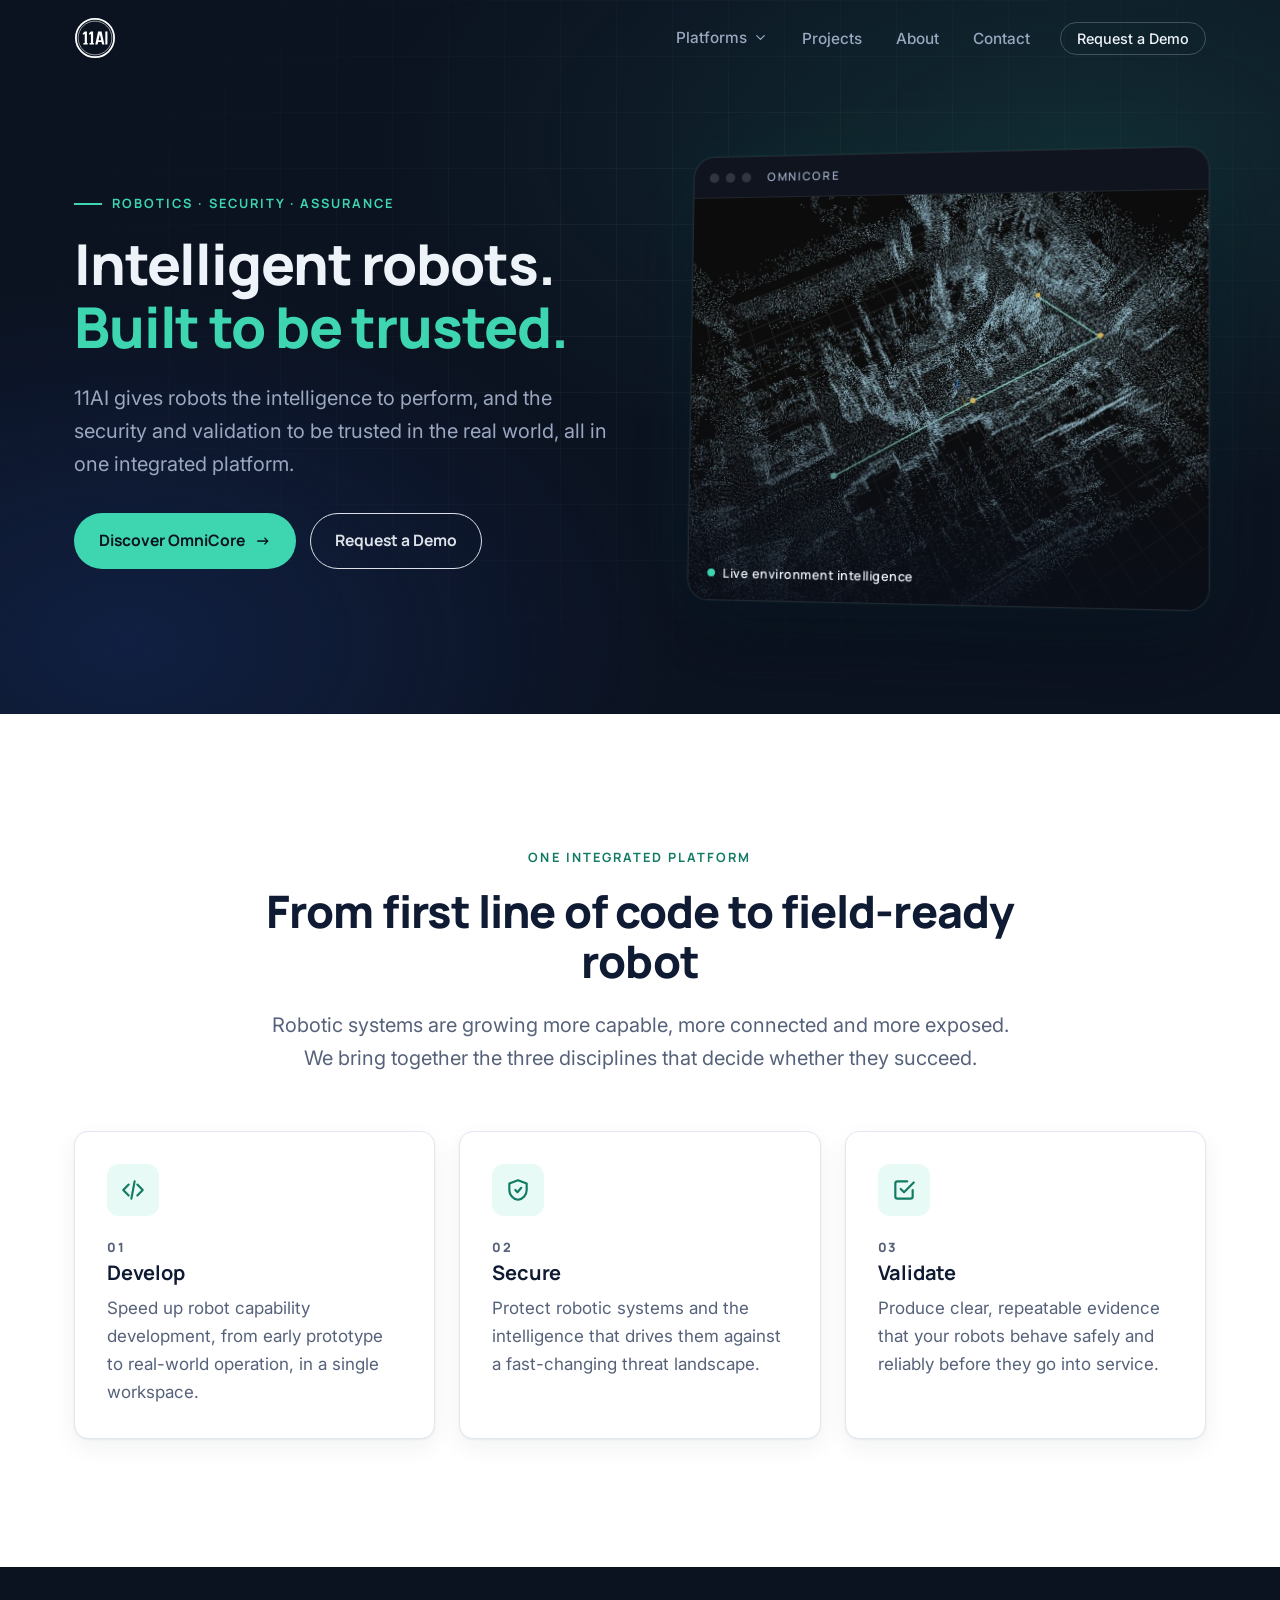
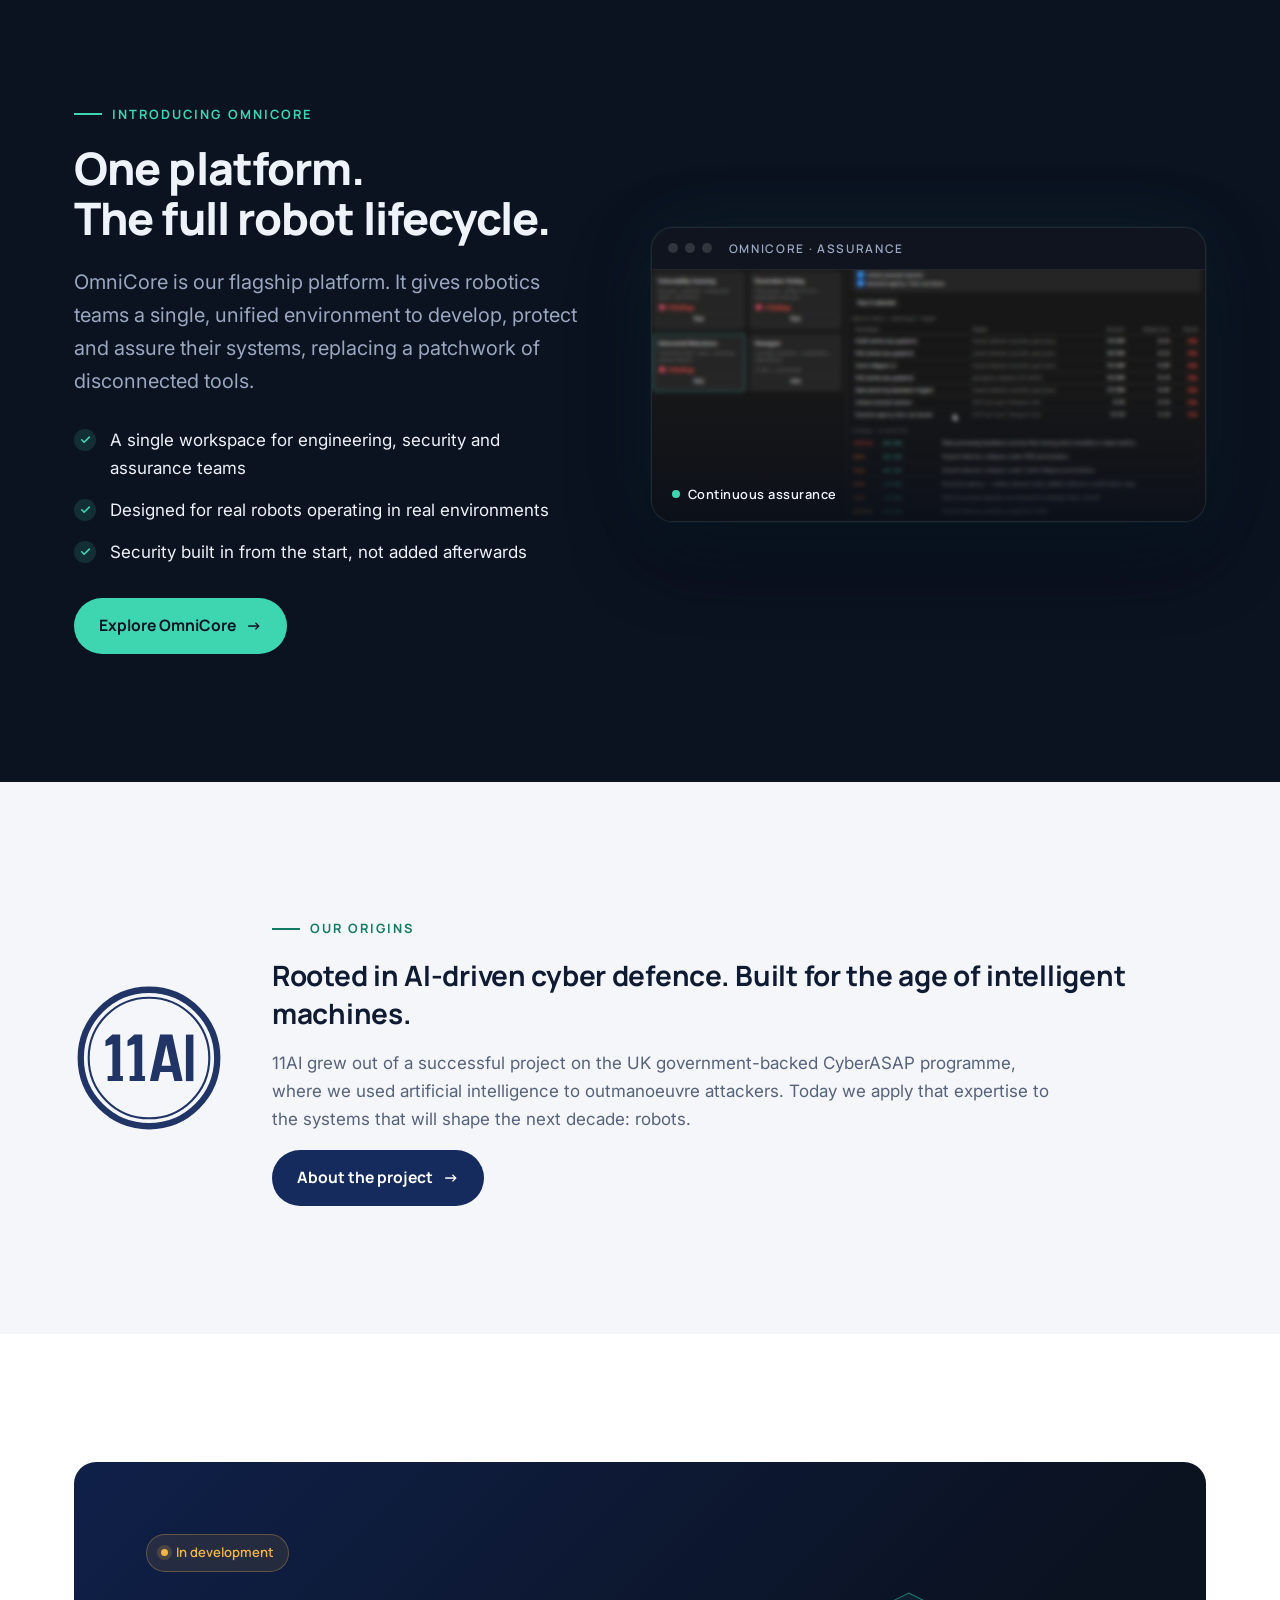
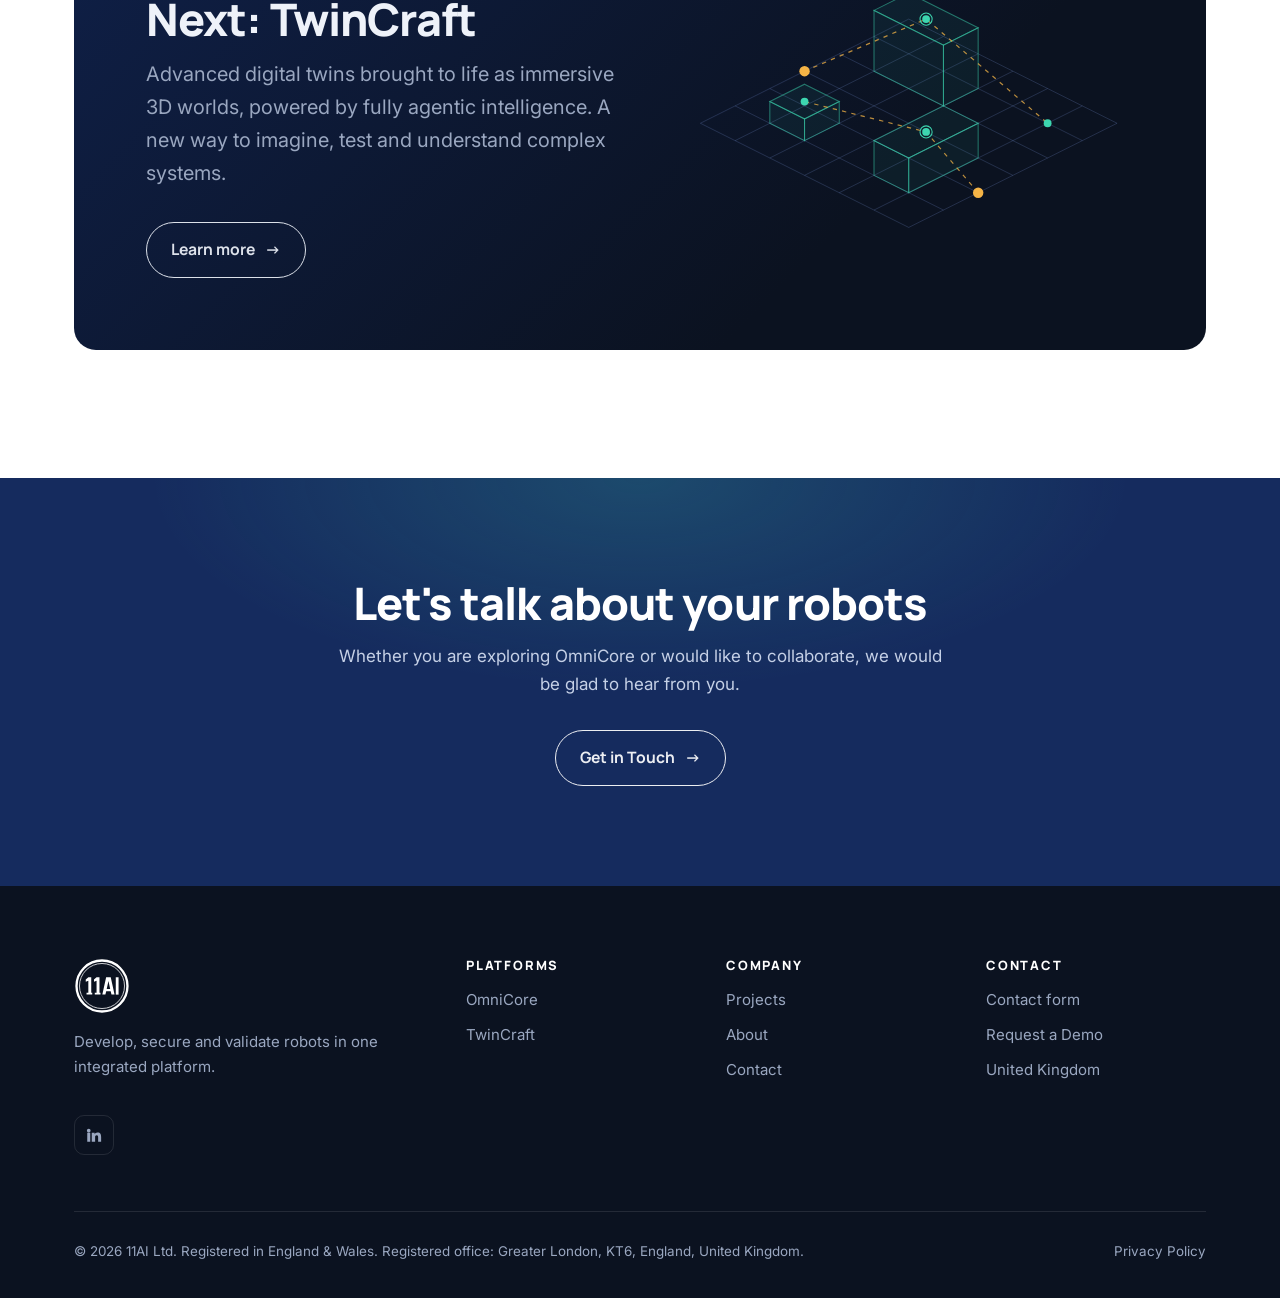
<file: index.html>
<!doctype html>
<html lang="en-GB" class="no-js">
<head>
  <meta charset="utf-8">
  <meta name="viewport" content="width=device-width, initial-scale=1">
  <title>11AI | Develop, Secure and Validate Robots</title>
  <meta name="description" content="11AI brings robot development, security and validation together in one integrated platform. Meet OmniCore and request a demo.">
  <link rel="canonical" href="https://www.11ai.co.uk/">
  <meta property="og:type" content="website">
  <meta property="og:site_name" content="11AI">
  <meta property="og:title" content="11AI | Intelligent robots. Built to be trusted.">
  <meta property="og:description" content="Develop, secure and validate robots in one integrated platform.">
  <meta property="og:url" content="https://www.11ai.co.uk/">
  <meta property="og:image" content="https://www.11ai.co.uk/assets/img/og-image.jpg">
  <meta name="twitter:card" content="summary_large_image">
  <meta name="theme-color" content="#0b1220">
  <link rel="icon" href="favicon.ico" sizes="any">
  <link rel="icon" href="assets/img/logo.svg" type="image/svg+xml">
  <link rel="apple-touch-icon" href="assets/img/apple-touch-icon.png">
  <link rel="preconnect" href="https://fonts.googleapis.com">
  <link rel="preconnect" href="https://fonts.gstatic.com" crossorigin>
  <link href="https://fonts.googleapis.com/css2?family=Inter:wght@400;500;600&family=Manrope:wght@600;700;800&display=swap" rel="stylesheet">
  <link rel="stylesheet" href="assets/css/style.css">
  <script type="application/ld+json">
  {
    "@context": "https://schema.org",
    "@type": "Organization",
    "name": "11AI Ltd",
    "url": "https://www.11ai.co.uk/",
    "logo": "https://www.11ai.co.uk/assets/img/logo-512.png",
    "description": "Develop, secure and validate robots in one integrated platform."
  }
  </script>
</head>
<body>
  <a class="skip-link" href="#main">Skip to content</a>

  <header class="site-header">
    <nav class="container nav" aria-label="Main">
      <a class="brand" href="index.html" aria-label="11AI home">
        <img src="assets/img/logo-white.svg" alt="" width="42" height="42">
      </a>
      <button class="nav-toggle" aria-label="Menu" aria-expanded="false" aria-controls="nav-links"><span></span><span></span><span></span></button>
      <ul class="nav-links" id="nav-links">
        <li class="has-menu">
          <button class="menu-btn" type="button" aria-expanded="false" aria-controls="platforms-menu">Platforms <svg viewBox="0 0 24 24" aria-hidden="true"><path d="M6 9l6 6 6-6" fill="none" stroke="currentColor" stroke-width="2" stroke-linecap="round" stroke-linejoin="round"/></svg></button>
          <div class="menu" id="platforms-menu">
            <a class="menu-item" href="omnicore.html"><strong>OmniCore</strong><span>Develop, secure and validate robots</span></a>
            <a class="menu-item" href="twincraft.html"><strong>TwinCraft <em class="mini-badge">In development</em></strong><span>Agentic digital twins in 3D worlds</span></a>
          </div>
        </li>
        <li><a href="projects.html">Projects</a></li>
        <li><a href="about.html">About</a></li>
        <li><a href="contact.html">Contact</a></li>
        <li><a class="nav-cta" href="contact.html?interest=omnicore-demo">Request a Demo</a></li>
      </ul>
    </nav>
  </header>

  <main id="main">
    <!-- Hero -->
    <section class="hero">
      <div class="container hero-grid">
        <div class="reveal">
          <span class="eyebrow">Robotics · Security · Assurance</span>
          <h1>Intelligent robots.<br><span class="text-accent">Built to be trusted.</span></h1>
          <p class="lead">11AI gives robots the intelligence to perform, and the security and validation to be trusted in the real world, all in one integrated platform.</p>
          <div class="btn-row">
            <a class="btn btn-primary" href="omnicore.html">Discover OmniCore <span class="arrow" aria-hidden="true">→</span></a>
            <a class="btn btn-ghost" href="contact.html?interest=omnicore-demo">Request a Demo</a>
          </div>
        </div>
        <div class="reveal reveal-d2">
          <div class="frame frame-tilt frame-overlay">
            <div class="frame-bar" aria-hidden="true"><i></i><i></i><i></i><b>OmniCore</b></div>
            <img src="assets/img/omnicore-mapping.jpg" width="1038" height="814" alt="OmniCore interface showing a 3D point-cloud reconstruction of an environment with a planned robot route">
            <span class="frame-caption">Live environment intelligence</span>
          </div>
        </div>
      </div>
    </section>

    <!-- Pillars -->
    <section class="section">
      <div class="container">
        <div class="section-head center reveal">
          <span class="eyebrow">One integrated platform</span>
          <h2>From first line of code to field-ready robot</h2>
          <p class="lead">Robotic systems are growing more capable, more connected and more exposed. We bring together the three disciplines that decide whether they succeed.</p>
        </div>
        <div class="grid-3">
          <article class="card reveal">
            <div class="icon" aria-hidden="true">
              <svg viewBox="0 0 24 24" fill="none" stroke="currentColor" stroke-width="2" stroke-linecap="round" stroke-linejoin="round"><path d="M8 7l-5 5 5 5M16 7l5 5-5 5M13.5 4l-3 16"/></svg>
            </div>
            <span class="pillar-num">01</span>
            <h3>Develop</h3>
            <p>Speed up robot capability development, from early prototype to real-world operation, in a single workspace.</p>
          </article>
          <article class="card reveal reveal-d1">
            <div class="icon" aria-hidden="true">
              <svg viewBox="0 0 24 24" fill="none" stroke="currentColor" stroke-width="2" stroke-linecap="round" stroke-linejoin="round"><path d="M12 3l8 3v6c0 4.5-3.4 8.3-8 9-4.6-.7-8-4.5-8-9V6l8-3z"/><path d="M9.5 12l2 2 3.5-4"/></svg>
            </div>
            <span class="pillar-num">02</span>
            <h3>Secure</h3>
            <p>Protect robotic systems and the intelligence that drives them against a fast-changing threat landscape.</p>
          </article>
          <article class="card reveal reveal-d2">
            <div class="icon" aria-hidden="true">
              <svg viewBox="0 0 24 24" fill="none" stroke="currentColor" stroke-width="2" stroke-linecap="round" stroke-linejoin="round"><path d="M9 11l3 3L21 5"/><path d="M20 12v6a2 2 0 0 1-2 2H6a2 2 0 0 1-2-2V6a2 2 0 0 1 2-2h9"/></svg>
            </div>
            <span class="pillar-num">03</span>
            <h3>Validate</h3>
            <p>Produce clear, repeatable evidence that your robots behave safely and reliably before they go into service.</p>
          </article>
        </div>
      </div>
    </section>

    <!-- OmniCore teaser -->
    <section class="section section-dark">
      <div class="container split">
        <div class="reveal">
          <span class="eyebrow">Introducing OmniCore</span>
          <h2>One platform.<br>The full robot lifecycle.</h2>
          <p class="lead">OmniCore is our flagship platform. It gives robotics teams a single, unified environment to develop, protect and assure their systems, replacing a patchwork of disconnected tools.</p>
          <ul class="checklist">
            <li>A single workspace for engineering, security and assurance teams</li>
            <li>Designed for real robots operating in real environments</li>
            <li>Security built in from the start, not added afterwards</li>
          </ul>
          <div class="btn-row">
            <a class="btn btn-primary" href="omnicore.html">Explore OmniCore <span class="arrow" aria-hidden="true">→</span></a>
          </div>
        </div>
        <div class="reveal reveal-d2">
          <div class="frame frame-overlay">
            <div class="frame-bar" aria-hidden="true"><i></i><i></i><i></i><b>OmniCore · Assurance</b></div>
            <img src="assets/img/omnicore-security.jpg" width="1530" height="696" alt="Blurred preview of the OmniCore security and assurance dashboard" loading="lazy">
            <span class="frame-caption">Continuous assurance</span>
          </div>
        </div>
      </div>
    </section>

    <!-- Origin -->
    <section class="section section-soft">
      <div class="container origin reveal">
        <img class="origin-mark" src="assets/img/logo.svg" alt="" width="150" height="150">
        <div>
          <span class="eyebrow">Our origins</span>
          <blockquote>Rooted in AI-driven cyber defence. Built for the age of intelligent machines.</blockquote>
          <p>11AI grew out of a successful project on the UK government-backed CyberASAP programme, where we used artificial intelligence to outmanoeuvre attackers. Today we apply that expertise to the systems that will shape the next decade: robots.</p>
          <a class="btn btn-navy" href="projects.html">About the project <span class="arrow" aria-hidden="true">→</span></a>
        </div>
      </div>
    </section>

    <!-- TwinCraft teaser -->
    <section class="section">
      <div class="container">
        <div class="teaser reveal">
          <div>
            <span class="badge badge-amber"><span class="dot"></span>In development</span>
            <h2>Next: TwinCraft</h2>
            <p class="lead">Advanced digital twins brought to life as immersive 3D worlds, powered by fully agentic intelligence. A new way to imagine, test and understand complex systems.</p>
            <div class="btn-row">
              <a class="btn btn-ghost" href="twincraft.html">Learn more <span class="arrow" aria-hidden="true">→</span></a>
            </div>
          </div>
          <svg class="world" viewBox="0 0 520 320" aria-hidden="true">
            <g class="grid-line">
              <line x1="260" y1="60" x2="20" y2="180"/><line x1="300" y1="80" x2="60" y2="200"/><line x1="340" y1="100" x2="100" y2="220"/><line x1="380" y1="120" x2="140" y2="240"/><line x1="420" y1="140" x2="180" y2="260"/><line x1="460" y1="160" x2="220" y2="280"/><line x1="500" y1="180" x2="260" y2="300"/>
              <line x1="260" y1="60" x2="500" y2="180"/><line x1="220" y1="80" x2="460" y2="200"/><line x1="180" y1="100" x2="420" y2="220"/><line x1="140" y1="120" x2="380" y2="240"/><line x1="100" y1="140" x2="340" y2="260"/><line x1="60" y1="160" x2="300" y2="280"/><line x1="20" y1="180" x2="260" y2="300"/>
            </g>
            <polygon class="face" points="260,30 340,70 300,90 220,50"/>
            <polygon class="face" points="220,120 300,160 300,90 220,50"/>
            <polygon class="face" points="300,160 340,140 340,70 300,90"/>
            <polygon class="face" points="140,135 180,155 140,175 100,155"/>
            <polygon class="face" points="100,180 140,200 140,175 100,155"/>
            <polygon class="face" points="140,200 180,180 180,155 140,175"/>
            <polygon class="face" points="300,160 340,180 260,220 220,200"/>
            <polygon class="face" points="220,240 260,260 260,220 220,200"/>
            <polygon class="face" points="260,260 340,220 340,180 260,220"/>
            <path class="link" d="M140 120 L280 60 L420 180"/>
            <path class="link" d="M340 260 L280 190 L140 155"/>
            <circle class="node-ring" cx="280" cy="60" r="7"/><circle class="node" cx="280" cy="60" r="4.5"/>
            <circle class="node-ring" cx="280" cy="190" r="7"/><circle class="node" cx="280" cy="190" r="4.5"/>
            <circle class="node" cx="140" cy="155" r="4.5"/>
            <circle class="node" cx="420" cy="180" r="4.5"/>
            <circle class="agent" cx="140" cy="120" r="6"/>
            <circle class="agent" cx="340" cy="260" r="6"/>
          </svg>
        </div>
      </div>
    </section>

    <!-- CTA -->
    <section class="cta-band">
      <div class="container reveal">
        <h2>Let's talk about your robots</h2>
        <p>Whether you are exploring OmniCore or would like to collaborate, we would be glad to hear from you.</p>
        <div class="btn-row">
          <a class="btn btn-ghost" href="contact.html">Get in Touch <span class="arrow" aria-hidden="true">→</span></a>
        </div>
      </div>
    </section>
  </main>

  <footer class="site-footer">
    <div class="container">
      <div class="footer-grid">
        <div>
          <a class="brand" href="index.html" aria-label="11AI home"><img src="assets/img/logo-white.svg" alt="" width="56" height="56"></a>
          <p>Develop, secure and validate robots in one integrated platform.</p>
          <div class="social">
            <a href="https://www.linkedin.com/in/eleven-ai-572a1943a" aria-label="11AI on LinkedIn" rel="noopener" target="_blank"><svg viewBox="0 0 24 24" fill="currentColor"><path d="M4.98 3.5a2.5 2.5 0 1 1 0 5 2.5 2.5 0 0 1 0-5zM3 9h4v12H3zM9 9h3.8v1.7h.1c.5-1 1.8-2 3.8-2 4 0 4.8 2.6 4.8 6V21h-4v-5.6c0-1.3 0-3-1.9-3s-2.1 1.4-2.1 2.9V21H9z"/></svg></a>
          </div>
        </div>
        <div>
          <h4>Platforms</h4>
          <ul>
            <li><a href="omnicore.html">OmniCore</a></li>
            <li><a href="twincraft.html">TwinCraft</a></li>
          </ul>
        </div>
        <div>
          <h4>Company</h4>
          <ul>
            <li><a href="projects.html">Projects</a></li>
            <li><a href="about.html">About</a></li>
            <li><a href="contact.html">Contact</a></li>
          </ul>
        </div>
        <div>
          <h4>Contact</h4>
          <ul>
            <li><a href="contact.html">Contact form</a></li>
            <li><a href="contact.html?interest=omnicore-demo">Request a Demo</a></li>
            <li>United Kingdom</li>
          </ul>
        </div>
      </div>
      <div class="footer-legal">
        <span>© <span data-year>2026</span> 11AI Ltd. Registered in England &amp; Wales. Registered office: Greater London, KT6, England, United Kingdom.</span>
        <a href="privacy.html">Privacy Policy</a>
      </div>
    </div>
  </footer>

  <script src="assets/js/main.js" defer></script>
</body>
</html>
</file>
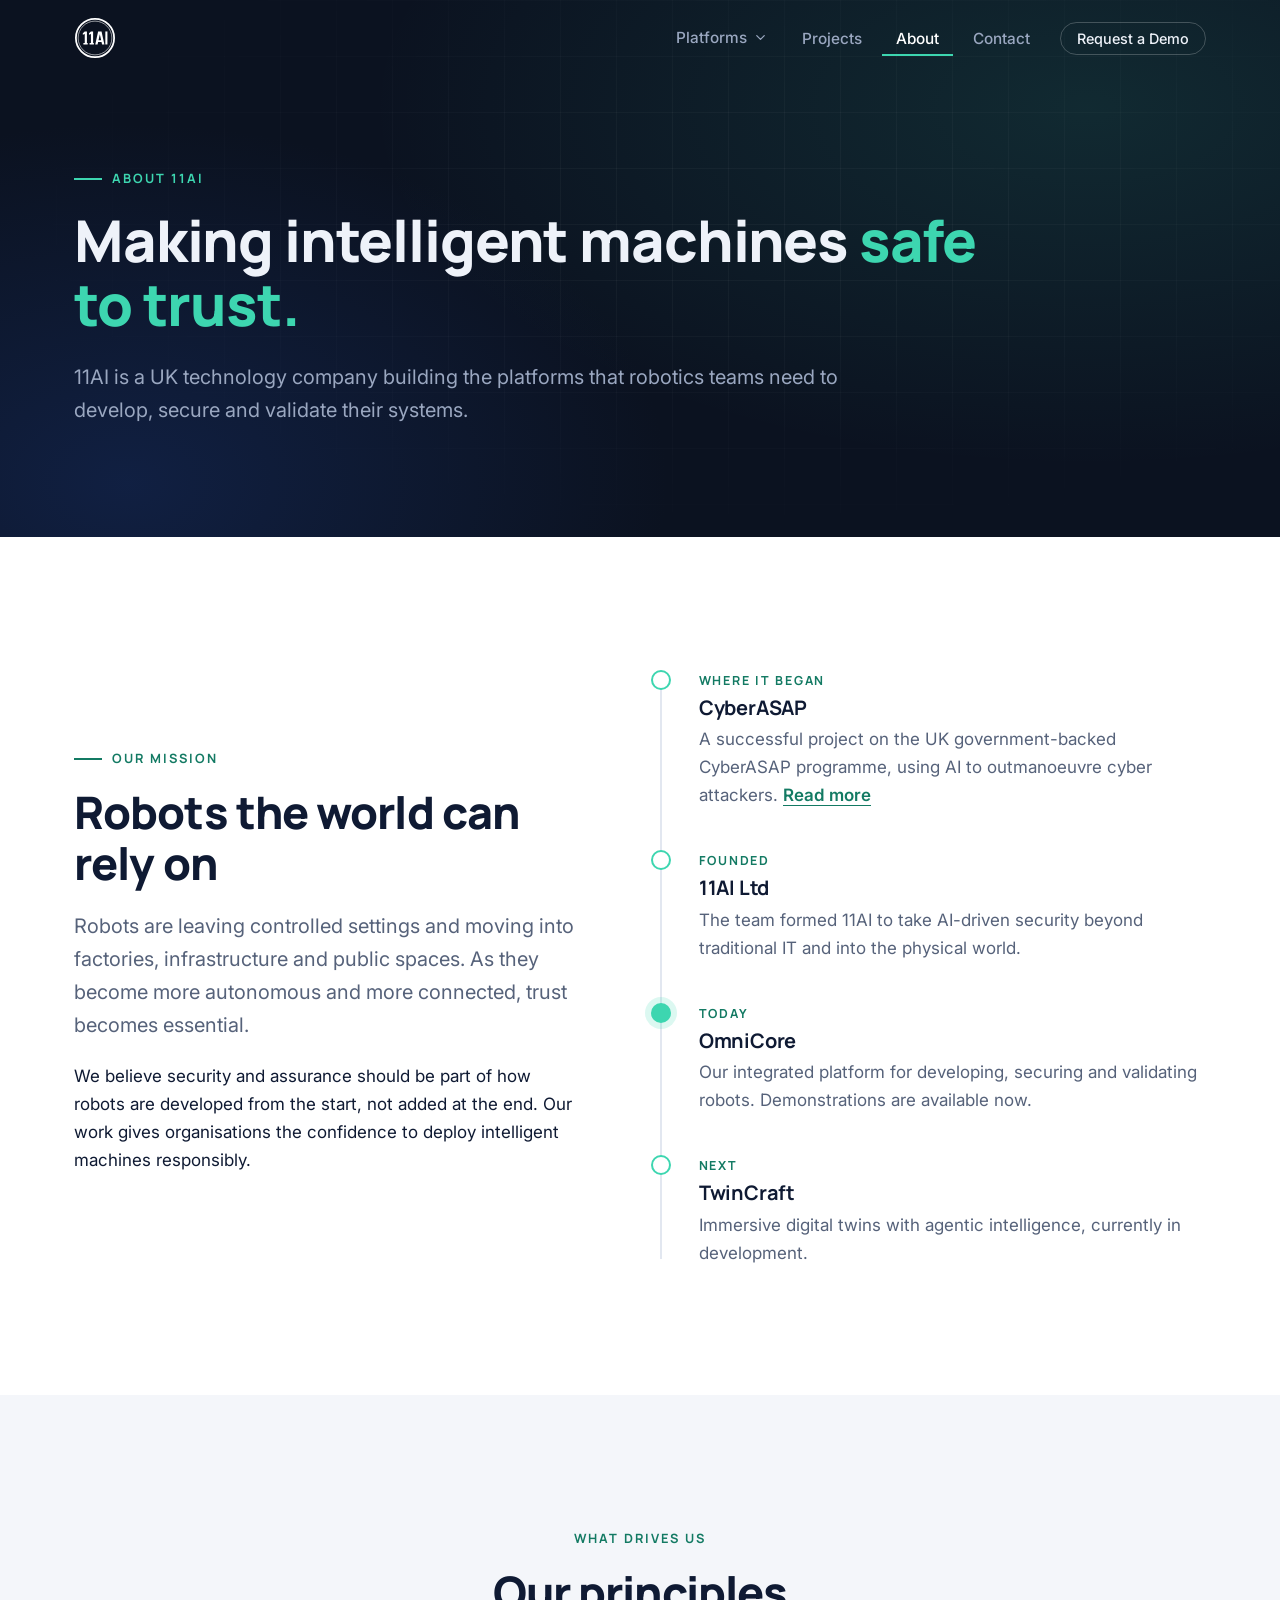
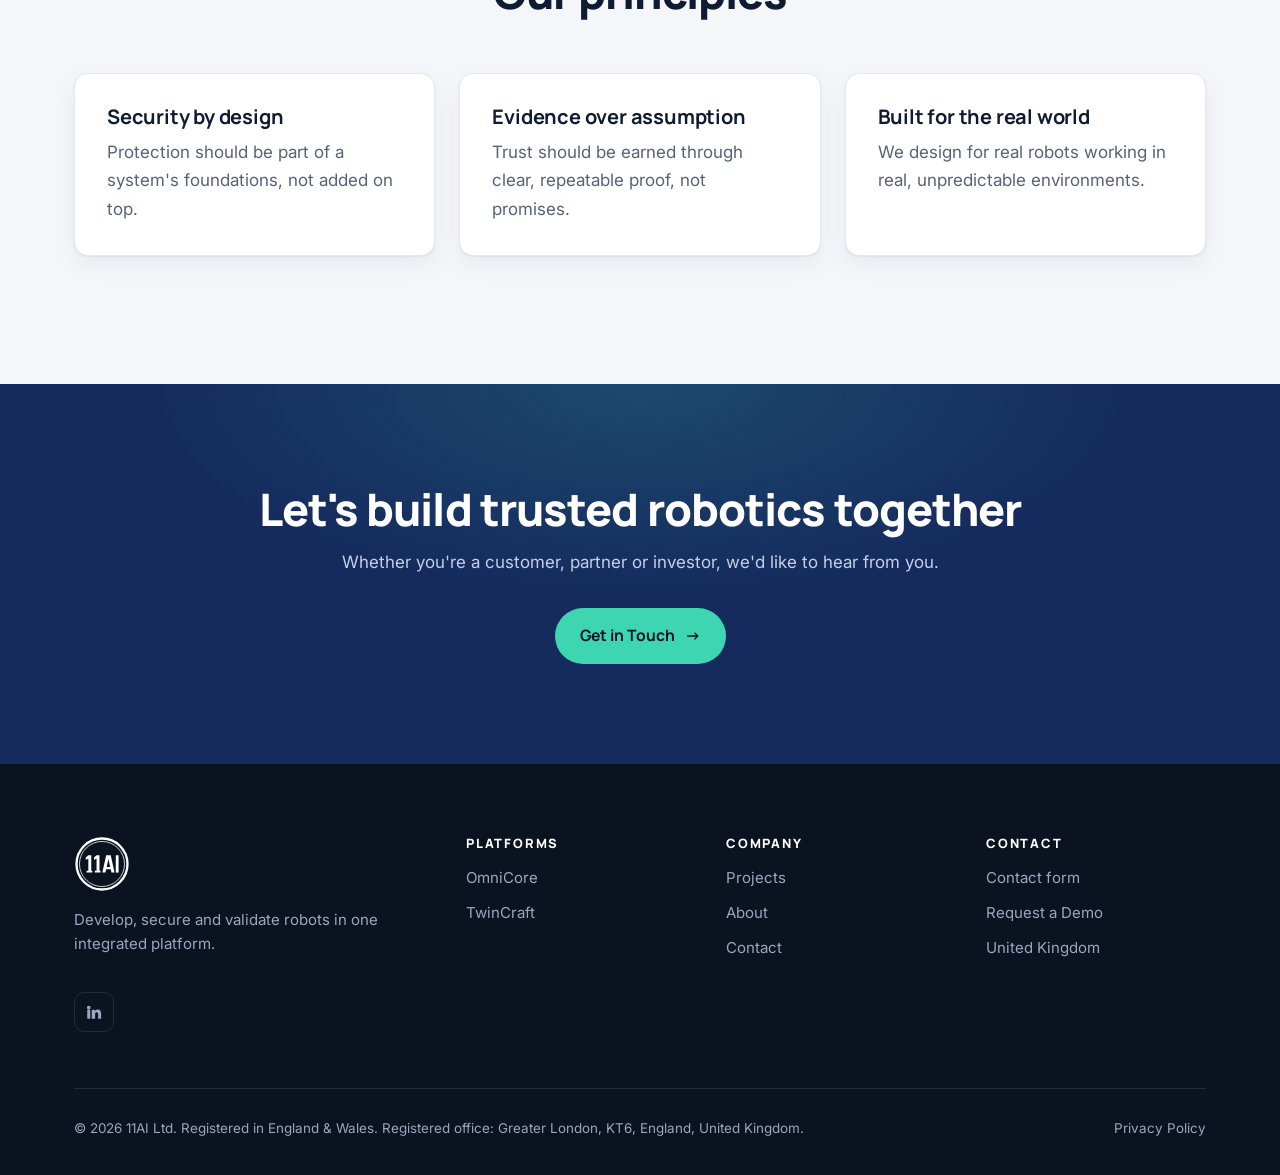
<file: about.html>
<!doctype html>
<html lang="en-GB" class="no-js">
<head>
  <meta charset="utf-8">
  <meta name="viewport" content="width=device-width, initial-scale=1">
  <title>About | 11AI</title>
  <meta name="description" content="11AI is a UK technology company building platforms to develop, secure and validate robots, founded from a successful CyberASAP project.">
  <link rel="canonical" href="https://www.11ai.co.uk/about.html">
  <meta property="og:type" content="website">
  <meta property="og:site_name" content="11AI">
  <meta property="og:title" content="About | 11AI">
  <meta property="og:description" content="11AI is a UK technology company building platforms to develop, secure and validate robots, founded from a successful CyberASAP project.">
  <meta property="og:url" content="https://www.11ai.co.uk/about.html">
  <meta property="og:image" content="https://www.11ai.co.uk/assets/img/og-image.jpg">
  <meta name="twitter:card" content="summary_large_image">
  <meta name="theme-color" content="#0b1220">
  <link rel="icon" href="favicon.ico" sizes="any">
  <link rel="icon" href="assets/img/logo.svg" type="image/svg+xml">
  <link rel="apple-touch-icon" href="assets/img/apple-touch-icon.png">
  <link rel="preconnect" href="https://fonts.googleapis.com">
  <link rel="preconnect" href="https://fonts.gstatic.com" crossorigin>
  <link href="https://fonts.googleapis.com/css2?family=Inter:wght@400;500;600&family=Manrope:wght@600;700;800&display=swap" rel="stylesheet">
  <link rel="stylesheet" href="assets/css/style.css">
</head>
<body>
  <a class="skip-link" href="#main">Skip to content</a>

  <header class="site-header">
    <nav class="container nav" aria-label="Main">
      <a class="brand" href="index.html" aria-label="11AI home">
        <img src="assets/img/logo-white.svg" alt="" width="42" height="42">
      </a>
      <button class="nav-toggle" aria-label="Menu" aria-expanded="false" aria-controls="nav-links"><span></span><span></span><span></span></button>
      <ul class="nav-links" id="nav-links">
        <li class="has-menu">
          <button class="menu-btn" type="button" aria-expanded="false" aria-controls="platforms-menu">Platforms <svg viewBox="0 0 24 24" aria-hidden="true"><path d="M6 9l6 6 6-6" fill="none" stroke="currentColor" stroke-width="2" stroke-linecap="round" stroke-linejoin="round"/></svg></button>
          <div class="menu" id="platforms-menu">
            <a class="menu-item" href="omnicore.html"><strong>OmniCore</strong><span>Develop, secure and validate robots</span></a>
            <a class="menu-item" href="twincraft.html"><strong>TwinCraft <em class="mini-badge">In development</em></strong><span>Agentic digital twins in 3D worlds</span></a>
          </div>
        </li>
        <li><a href="projects.html">Projects</a></li>
        <li><a href="about.html" aria-current="page">About</a></li>
        <li><a href="contact.html">Contact</a></li>
        <li><a class="nav-cta" href="contact.html?interest=omnicore-demo">Request a Demo</a></li>
      </ul>
    </nav>
  </header>

  <main id="main">
    <section class="hero hero-sm">
      <div class="container hero-grid">
        <div class="reveal">
          <span class="eyebrow">About 11AI</span>
          <h1>Making intelligent machines <span class="text-accent">safe to trust.</span></h1>
          <p class="lead">11AI is a UK technology company building the platforms that robotics teams need to develop, secure and validate their systems.</p>
        </div>
      </div>
    </section>

    <section class="section">
      <div class="container split">
        <div class="reveal">
          <span class="eyebrow">Our mission</span>
          <h2>Robots the world can rely on</h2>
          <p class="lead">Robots are leaving controlled settings and moving into factories, infrastructure and public spaces. As they become more autonomous and more connected, trust becomes essential.</p>
          <p>We believe security and assurance should be part of how robots are developed from the start, not added at the end. Our work gives organisations the confidence to deploy intelligent machines responsibly.</p>
        </div>
        <div class="reveal reveal-d2">
          <ol class="timeline">
            <li>
              <span class="when">Where it began</span>
              <h3>CyberASAP</h3>
              <p>A successful project on the UK government-backed CyberASAP programme, using AI to outmanoeuvre cyber attackers. <a href="projects.html" class="inline-link">Read more</a></p>
            </li>
            <li>
              <span class="when">Founded</span>
              <h3>11AI Ltd</h3>
              <p>The team formed 11AI to take AI-driven security beyond traditional IT and into the physical world.</p>
            </li>
            <li class="now">
              <span class="when">Today</span>
              <h3>OmniCore</h3>
              <p>Our integrated platform for developing, securing and validating robots. Demonstrations are available now.</p>
            </li>
            <li>
              <span class="when">Next</span>
              <h3>TwinCraft</h3>
              <p>Immersive digital twins with agentic intelligence, currently in development.</p>
            </li>
          </ol>
        </div>
      </div>
    </section>

    <section class="section section-soft">
      <div class="container">
        <div class="section-head center reveal">
          <span class="eyebrow">What drives us</span>
          <h2>Our principles</h2>
        </div>
        <div class="grid-3">
          <article class="card reveal">
            <h3>Security by design</h3>
            <p>Protection should be part of a system's foundations, not added on top.</p>
          </article>
          <article class="card reveal reveal-d1">
            <h3>Evidence over assumption</h3>
            <p>Trust should be earned through clear, repeatable proof, not promises.</p>
          </article>
          <article class="card reveal reveal-d2">
            <h3>Built for the real world</h3>
            <p>We design for real robots working in real, unpredictable environments.</p>
          </article>
        </div>
      </div>
    </section>

    <section class="cta-band">
      <div class="container reveal">
        <h2>Let's build trusted robotics together</h2>
        <p>Whether you're a customer, partner or investor, we'd like to hear from you.</p>
        <div class="btn-row">
          <a class="btn btn-primary" href="contact.html">Get in Touch <span class="arrow" aria-hidden="true">→</span></a>
        </div>
      </div>
    </section>
  </main>

  <footer class="site-footer">
    <div class="container">
      <div class="footer-grid">
        <div>
          <a class="brand" href="index.html" aria-label="11AI home"><img src="assets/img/logo-white.svg" alt="" width="56" height="56"></a>
          <p>Develop, secure and validate robots in one integrated platform.</p>
          <div class="social">
            <a href="https://www.linkedin.com/in/eleven-ai-572a1943a" aria-label="11AI on LinkedIn" rel="noopener" target="_blank"><svg viewBox="0 0 24 24" fill="currentColor"><path d="M4.98 3.5a2.5 2.5 0 1 1 0 5 2.5 2.5 0 0 1 0-5zM3 9h4v12H3zM9 9h3.8v1.7h.1c.5-1 1.8-2 3.8-2 4 0 4.8 2.6 4.8 6V21h-4v-5.6c0-1.3 0-3-1.9-3s-2.1 1.4-2.1 2.9V21H9z"/></svg></a>
          </div>
        </div>
        <div>
          <h4>Platforms</h4>
          <ul>
            <li><a href="omnicore.html">OmniCore</a></li>
            <li><a href="twincraft.html">TwinCraft</a></li>
          </ul>
        </div>
        <div>
          <h4>Company</h4>
          <ul>
            <li><a href="projects.html">Projects</a></li>
            <li><a href="about.html">About</a></li>
            <li><a href="contact.html">Contact</a></li>
          </ul>
        </div>
        <div>
          <h4>Contact</h4>
          <ul>
            <li><a href="contact.html">Contact form</a></li>
            <li><a href="contact.html?interest=omnicore-demo">Request a Demo</a></li>
            <li>United Kingdom</li>
          </ul>
        </div>
      </div>
      <div class="footer-legal">
        <span>© <span data-year>2026</span> 11AI Ltd. Registered in England &amp; Wales. Registered office: Greater London, KT6, England, United Kingdom.</span>
        <a href="privacy.html">Privacy Policy</a>
      </div>
    </div>
  </footer>

  <script src="assets/js/main.js" defer></script>
</body>
</html>
</file>
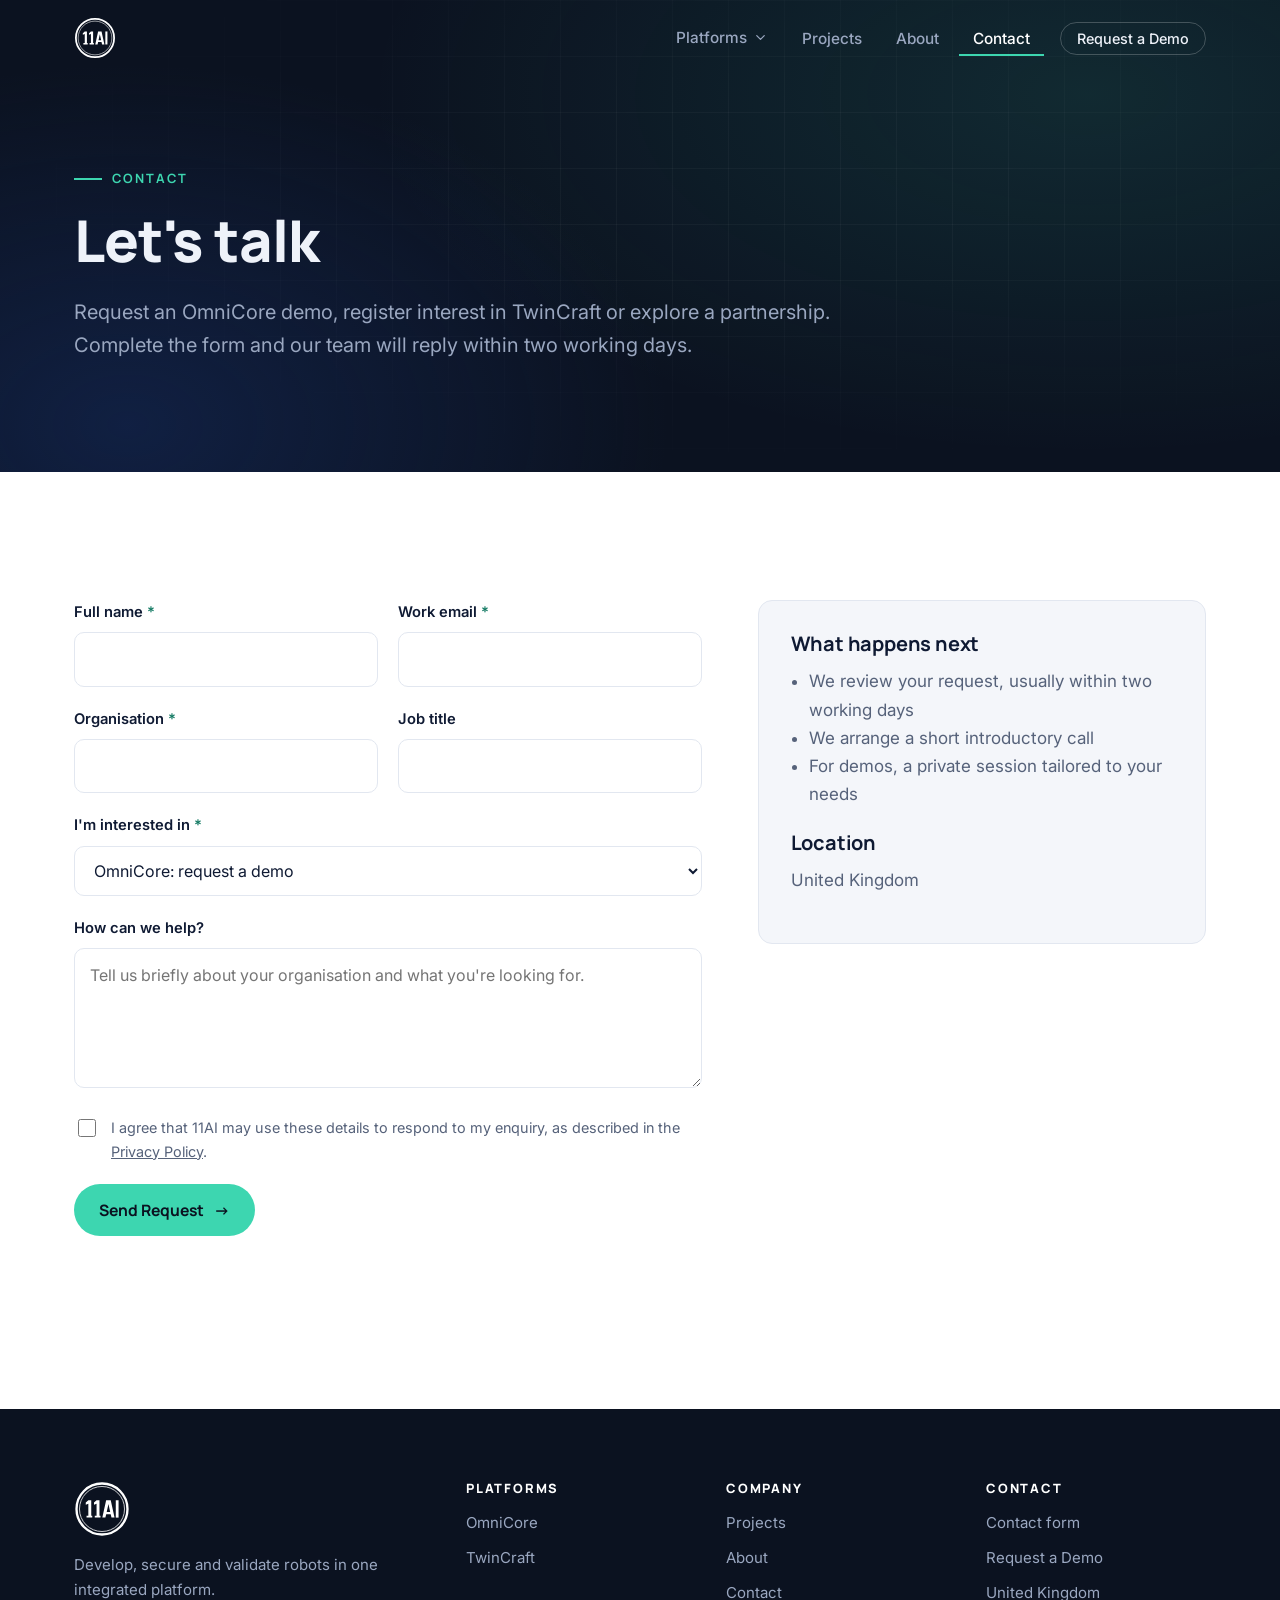
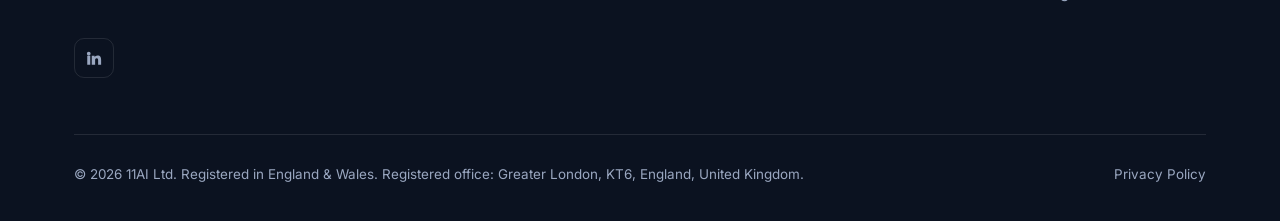
<file: contact.html>
<!doctype html>
<html lang="en-GB" class="no-js">
<head>
  <meta charset="utf-8">
  <meta name="viewport" content="width=device-width, initial-scale=1">
  <title>Contact & Request a Demo | 11AI</title>
  <meta name="description" content="Request an OmniCore demo, register interest in TwinCraft or get in touch with the 11AI team.">
  <link rel="canonical" href="https://www.11ai.co.uk/contact.html">
  <meta property="og:type" content="website">
  <meta property="og:site_name" content="11AI">
  <meta property="og:title" content="Contact & Request a Demo | 11AI">
  <meta property="og:description" content="Request an OmniCore demo, register interest in TwinCraft or get in touch with the 11AI team.">
  <meta property="og:url" content="https://www.11ai.co.uk/contact.html">
  <meta property="og:image" content="https://www.11ai.co.uk/assets/img/og-image.jpg">
  <meta name="twitter:card" content="summary_large_image">
  <meta name="theme-color" content="#0b1220">
  <link rel="icon" href="favicon.ico" sizes="any">
  <link rel="icon" href="assets/img/logo.svg" type="image/svg+xml">
  <link rel="apple-touch-icon" href="assets/img/apple-touch-icon.png">
  <link rel="preconnect" href="https://fonts.googleapis.com">
  <link rel="preconnect" href="https://fonts.gstatic.com" crossorigin>
  <link href="https://fonts.googleapis.com/css2?family=Inter:wght@400;500;600&family=Manrope:wght@600;700;800&display=swap" rel="stylesheet">
  <link rel="stylesheet" href="assets/css/style.css">
</head>
<body>
  <a class="skip-link" href="#main">Skip to content</a>

  <header class="site-header">
    <nav class="container nav" aria-label="Main">
      <a class="brand" href="index.html" aria-label="11AI home">
        <img src="assets/img/logo-white.svg" alt="" width="42" height="42">
      </a>
      <button class="nav-toggle" aria-label="Menu" aria-expanded="false" aria-controls="nav-links"><span></span><span></span><span></span></button>
      <ul class="nav-links" id="nav-links">
        <li class="has-menu">
          <button class="menu-btn" type="button" aria-expanded="false" aria-controls="platforms-menu">Platforms <svg viewBox="0 0 24 24" aria-hidden="true"><path d="M6 9l6 6 6-6" fill="none" stroke="currentColor" stroke-width="2" stroke-linecap="round" stroke-linejoin="round"/></svg></button>
          <div class="menu" id="platforms-menu">
            <a class="menu-item" href="omnicore.html"><strong>OmniCore</strong><span>Develop, secure and validate robots</span></a>
            <a class="menu-item" href="twincraft.html"><strong>TwinCraft <em class="mini-badge">In development</em></strong><span>Agentic digital twins in 3D worlds</span></a>
          </div>
        </li>
        <li><a href="projects.html">Projects</a></li>
        <li><a href="about.html">About</a></li>
        <li><a href="contact.html" aria-current="page">Contact</a></li>
        <li><a class="nav-cta" href="contact.html?interest=omnicore-demo">Request a Demo</a></li>
      </ul>
    </nav>
  </header>

  <main id="main">
    <section class="hero hero-sm">
      <div class="container hero-grid">
        <div class="reveal">
          <span class="eyebrow">Contact</span>
          <h1>Let's talk</h1>
          <p class="lead">Request an OmniCore demo, register interest in TwinCraft or explore a partnership. Complete the form and our team will reply within two working days.</p>
        </div>
      </div>
    </section>

    <section class="section">
      <div class="container contact-grid">
        <form id="contact-form" class="form reveal" action="https://api.web3forms.com/submit" method="POST" novalidate>
          <input type="hidden" name="access_key" value="35baecbc-771d-4850-bdb8-176ced5cb636">
          <input type="hidden" name="subject" value="New enquiry from the 11AI website">
          <input type="hidden" name="from_name" value="11AI Website">
          <div class="field">
            <label for="name">Full name <span class="req">*</span></label>
            <input id="name" name="name" type="text" autocomplete="name" required>
          </div>
          <div class="field">
            <label for="email">Work email <span class="req">*</span></label>
            <input id="email" name="email" type="email" autocomplete="email" required>
          </div>
          <div class="field">
            <label for="company">Organisation <span class="req">*</span></label>
            <input id="company" name="company" type="text" autocomplete="organization" required>
          </div>
          <div class="field">
            <label for="role">Job title</label>
            <input id="role" name="role" type="text" autocomplete="organization-title">
          </div>
          <div class="field full">
            <label for="interest">I'm interested in <span class="req">*</span></label>
            <select id="interest" name="interest" required>
              <option value="omnicore-demo">OmniCore: request a demo</option>
              <option value="twincraft">TwinCraft: register interest / early access</option>
              <option value="partnership">Partnership or investment</option>
              <option value="general">General enquiry</option>
            </select>
          </div>
          <div class="field full">
            <label for="message">How can we help?</label>
            <textarea id="message" name="message" placeholder="Tell us briefly about your organisation and what you're looking for."></textarea>
          </div>
          <div class="hp-field" aria-hidden="true">
            <label for="website">Leave this field empty</label>
            <input id="website" name="botcheck" type="checkbox" tabindex="-1" autocomplete="off">
          </div>
          <label class="consent full">
            <input type="checkbox" name="consent" required>
            <span>I agree that 11AI may use these details to respond to my enquiry, as described in the <a href="privacy.html">Privacy Policy</a>.</span>
          </label>
          <div class="full">
            <button class="btn btn-primary" type="submit">Send Request <span class="arrow" aria-hidden="true">→</span></button>
          </div>
          <p class="form-status" role="status" aria-live="polite"></p>
        </form>

        <aside class="info-card reveal reveal-d2">
          <h3>What happens next</h3>
          <ul>
            <li>We review your request, usually within two working days</li>
            <li>We arrange a short introductory call</li>
            <li>For demos, a private session tailored to your needs</li>
          </ul>
          <h3>Location</h3>
          <p>United Kingdom</p>
        </aside>
      </div>
    </section>
  </main>

  <footer class="site-footer">
    <div class="container">
      <div class="footer-grid">
        <div>
          <a class="brand" href="index.html" aria-label="11AI home"><img src="assets/img/logo-white.svg" alt="" width="56" height="56"></a>
          <p>Develop, secure and validate robots in one integrated platform.</p>
          <div class="social">
            <a href="https://www.linkedin.com/in/eleven-ai-572a1943a" aria-label="11AI on LinkedIn" rel="noopener" target="_blank"><svg viewBox="0 0 24 24" fill="currentColor"><path d="M4.98 3.5a2.5 2.5 0 1 1 0 5 2.5 2.5 0 0 1 0-5zM3 9h4v12H3zM9 9h3.8v1.7h.1c.5-1 1.8-2 3.8-2 4 0 4.8 2.6 4.8 6V21h-4v-5.6c0-1.3 0-3-1.9-3s-2.1 1.4-2.1 2.9V21H9z"/></svg></a>
          </div>
        </div>
        <div>
          <h4>Platforms</h4>
          <ul>
            <li><a href="omnicore.html">OmniCore</a></li>
            <li><a href="twincraft.html">TwinCraft</a></li>
          </ul>
        </div>
        <div>
          <h4>Company</h4>
          <ul>
            <li><a href="projects.html">Projects</a></li>
            <li><a href="about.html">About</a></li>
            <li><a href="contact.html">Contact</a></li>
          </ul>
        </div>
        <div>
          <h4>Contact</h4>
          <ul>
            <li><a href="contact.html">Contact form</a></li>
            <li><a href="contact.html?interest=omnicore-demo">Request a Demo</a></li>
            <li>United Kingdom</li>
          </ul>
        </div>
      </div>
      <div class="footer-legal">
        <span>© <span data-year>2026</span> 11AI Ltd. Registered in England &amp; Wales. Registered office: Greater London, KT6, England, United Kingdom.</span>
        <a href="privacy.html">Privacy Policy</a>
      </div>
    </div>
  </footer>

  <script src="assets/js/main.js" defer></script>
</body>
</html>
</file>
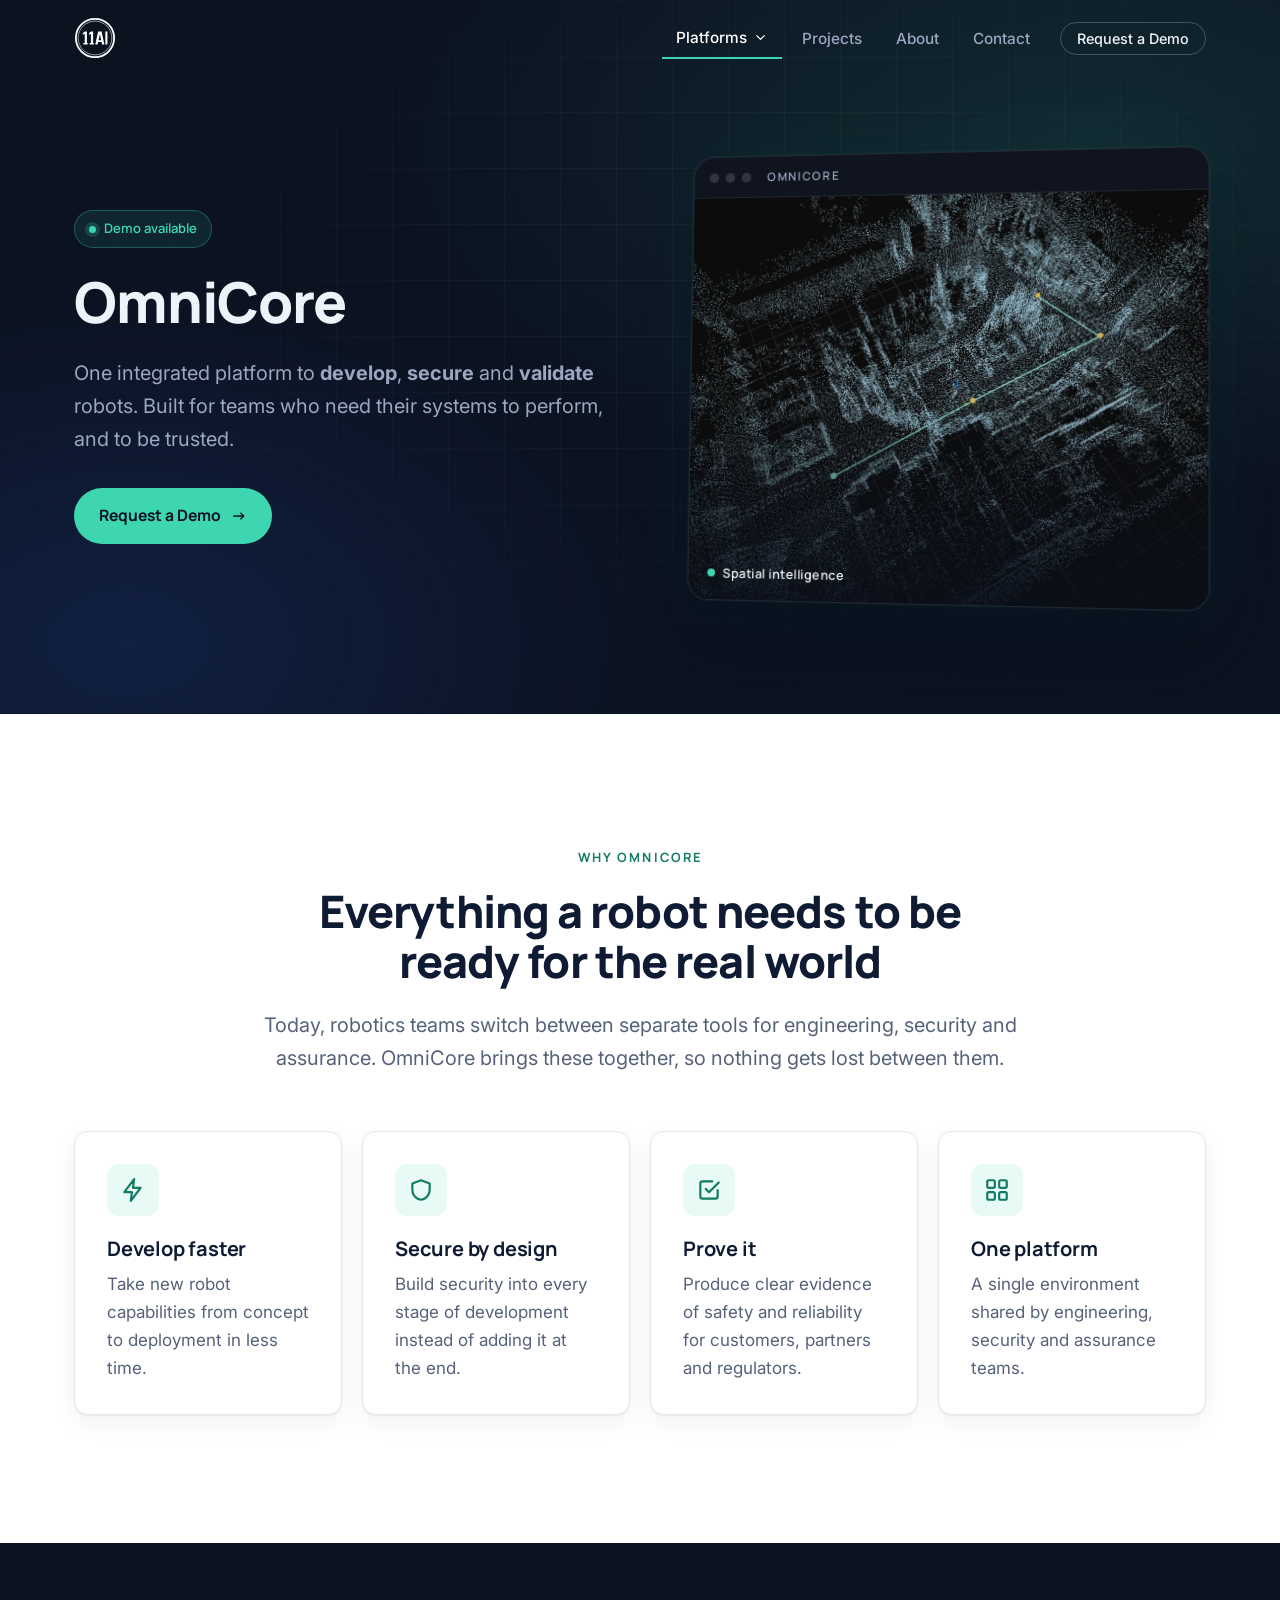
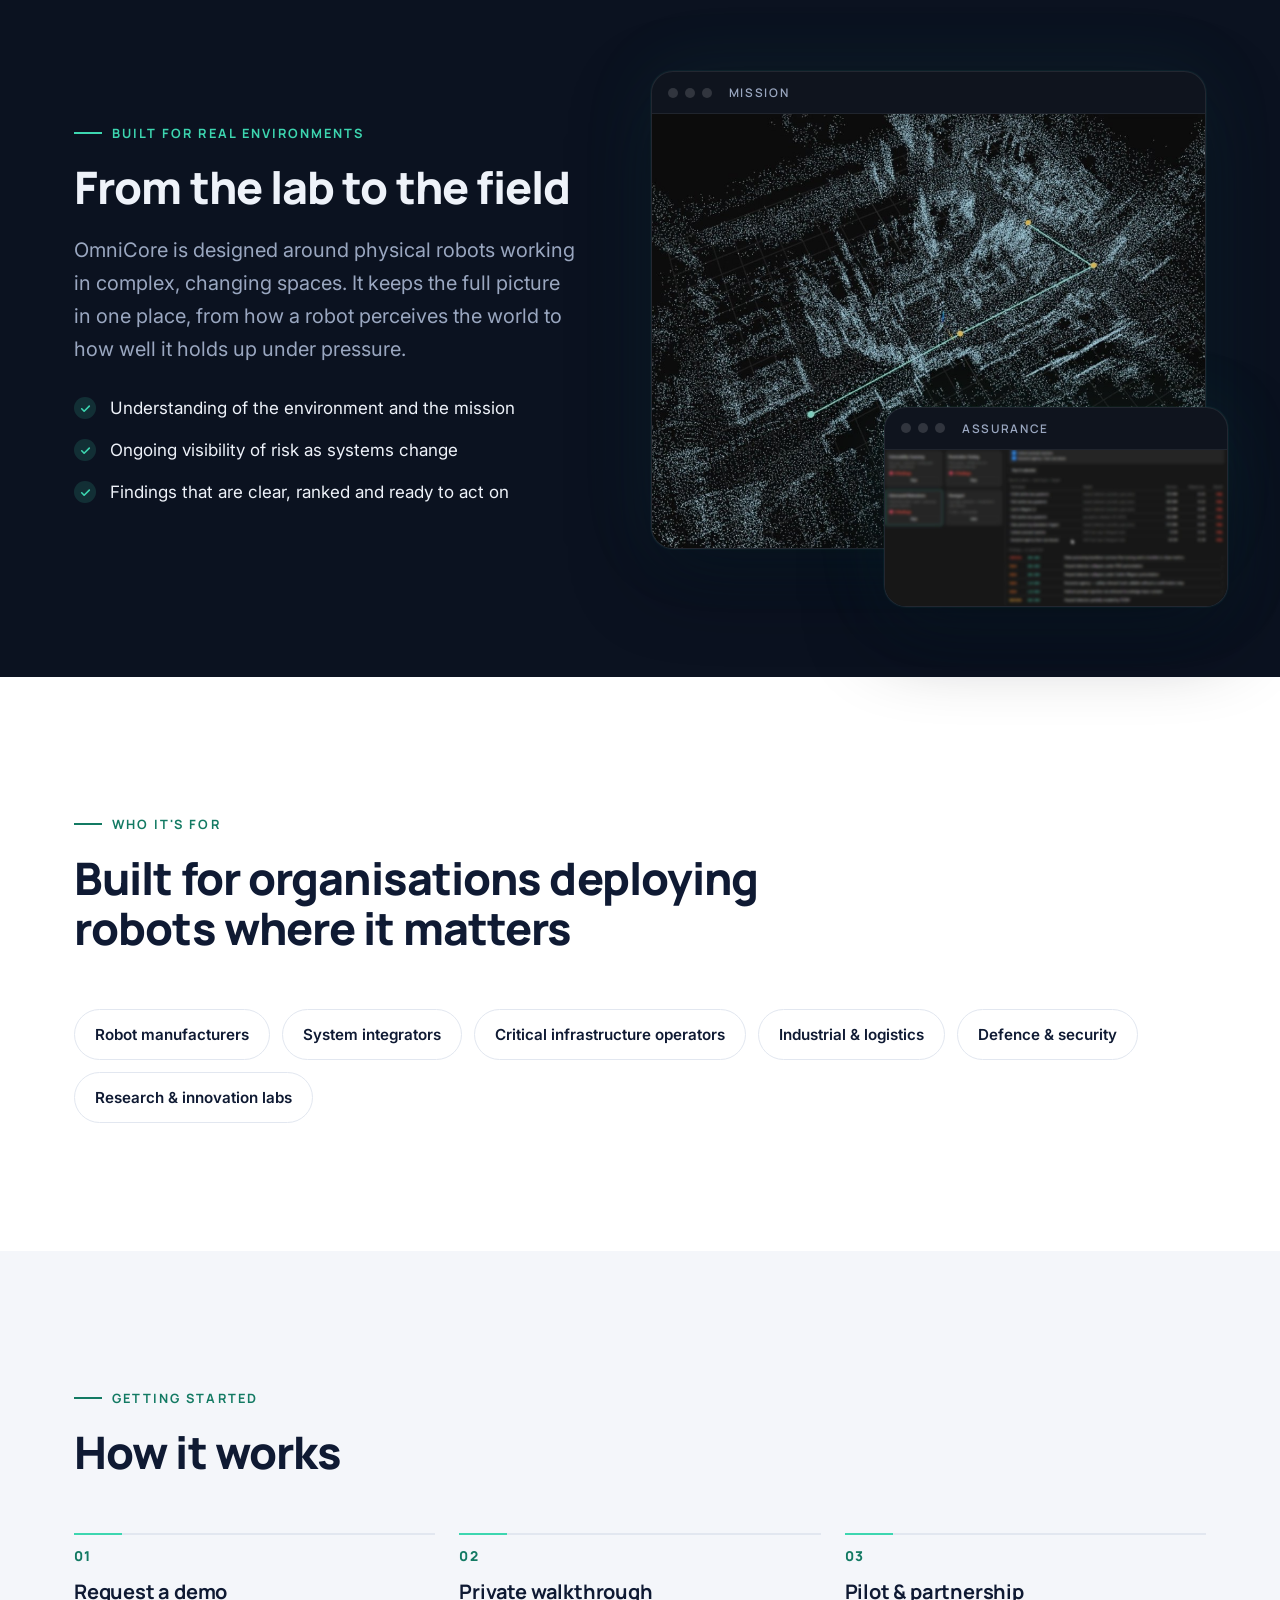
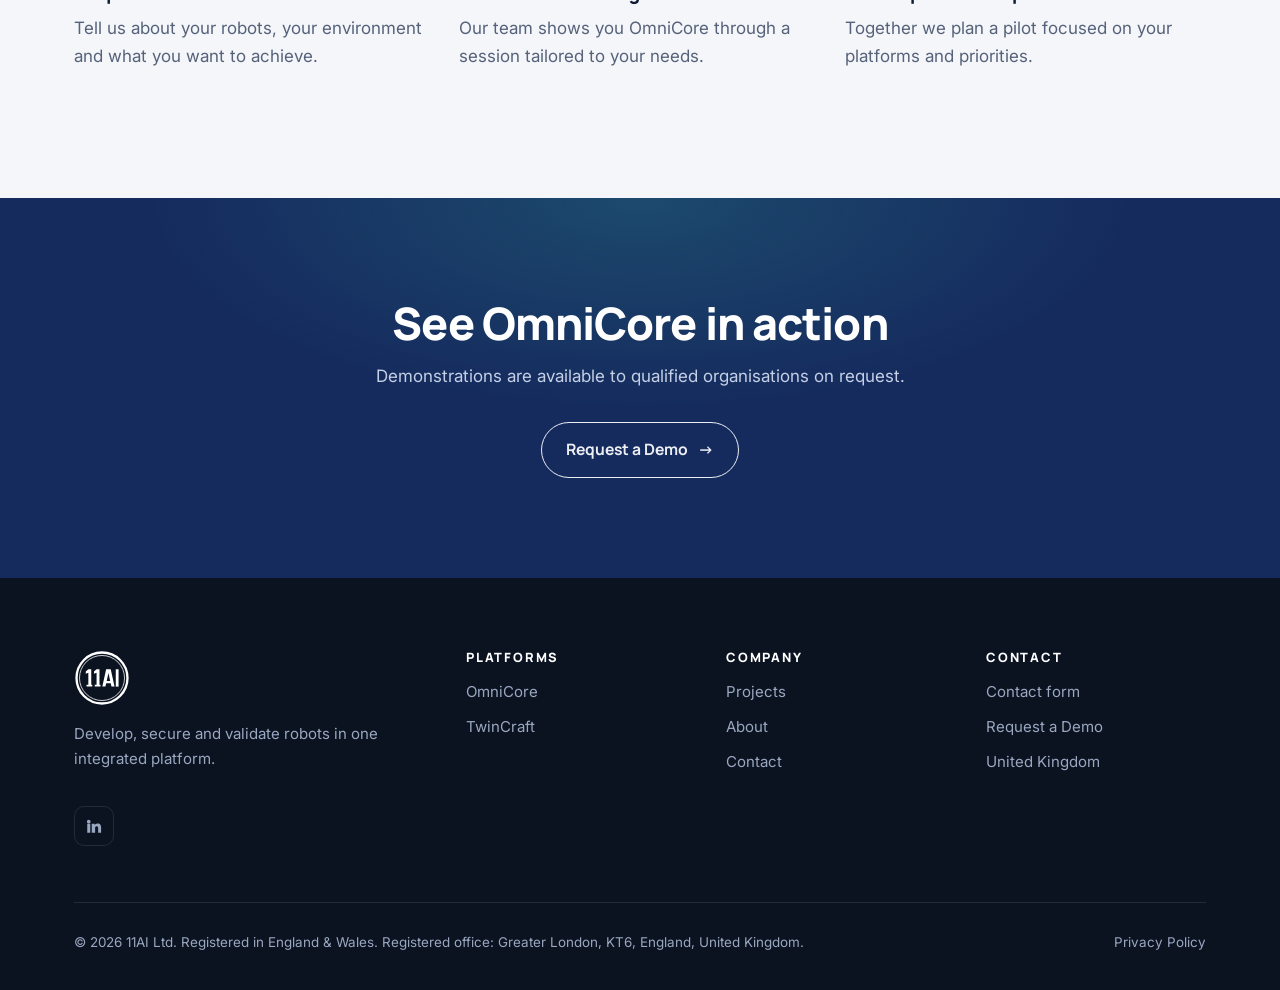
<file: omnicore.html>
<!doctype html>
<html lang="en-GB" class="no-js">
<head>
  <meta charset="utf-8">
  <meta name="viewport" content="width=device-width, initial-scale=1">
  <title>OmniCore | 11AI</title>
  <meta name="description" content="OmniCore is 11AI's integrated platform to develop, secure and validate robots. Request a private demo.">
  <link rel="canonical" href="https://www.11ai.co.uk/omnicore.html">
  <meta property="og:type" content="website">
  <meta property="og:site_name" content="11AI">
  <meta property="og:title" content="OmniCore | 11AI">
  <meta property="og:description" content="OmniCore is 11AI's integrated platform to develop, secure and validate robots. Request a private demo.">
  <meta property="og:url" content="https://www.11ai.co.uk/omnicore.html">
  <meta property="og:image" content="https://www.11ai.co.uk/assets/img/og-image.jpg">
  <meta name="twitter:card" content="summary_large_image">
  <meta name="theme-color" content="#0b1220">
  <link rel="icon" href="favicon.ico" sizes="any">
  <link rel="icon" href="assets/img/logo.svg" type="image/svg+xml">
  <link rel="apple-touch-icon" href="assets/img/apple-touch-icon.png">
  <link rel="preconnect" href="https://fonts.googleapis.com">
  <link rel="preconnect" href="https://fonts.gstatic.com" crossorigin>
  <link href="https://fonts.googleapis.com/css2?family=Inter:wght@400;500;600&family=Manrope:wght@600;700;800&display=swap" rel="stylesheet">
  <link rel="stylesheet" href="assets/css/style.css">
</head>
<body>
  <a class="skip-link" href="#main">Skip to content</a>

  <header class="site-header">
    <nav class="container nav" aria-label="Main">
      <a class="brand" href="index.html" aria-label="11AI home">
        <img src="assets/img/logo-white.svg" alt="" width="42" height="42">
      </a>
      <button class="nav-toggle" aria-label="Menu" aria-expanded="false" aria-controls="nav-links"><span></span><span></span><span></span></button>
      <ul class="nav-links" id="nav-links">
        <li class="has-menu active">
          <button class="menu-btn" type="button" aria-expanded="false" aria-controls="platforms-menu">Platforms <svg viewBox="0 0 24 24" aria-hidden="true"><path d="M6 9l6 6 6-6" fill="none" stroke="currentColor" stroke-width="2" stroke-linecap="round" stroke-linejoin="round"/></svg></button>
          <div class="menu" id="platforms-menu">
            <a class="menu-item" href="omnicore.html" aria-current="page"><strong>OmniCore</strong><span>Develop, secure and validate robots</span></a>
            <a class="menu-item" href="twincraft.html"><strong>TwinCraft <em class="mini-badge">In development</em></strong><span>Agentic digital twins in 3D worlds</span></a>
          </div>
        </li>
        <li><a href="projects.html">Projects</a></li>
        <li><a href="about.html">About</a></li>
        <li><a href="contact.html">Contact</a></li>
        <li><a class="nav-cta" href="contact.html?interest=omnicore-demo">Request a Demo</a></li>
      </ul>
    </nav>
  </header>

  <main id="main">
    <section class="hero">
      <div class="container hero-grid">
        <div class="reveal">
          <span class="badge"><span class="dot"></span>Demo available</span>
          <h1>OmniCore</h1>
          <p class="lead">One integrated platform to <strong>develop</strong>, <strong>secure</strong> and <strong>validate</strong> robots. Built for teams who need their systems to perform, and to be trusted.</p>
          <div class="btn-row">
            <a class="btn btn-primary" href="contact.html?interest=omnicore-demo">Request a Demo <span class="arrow" aria-hidden="true">→</span></a>
          </div>
        </div>
        <div class="reveal reveal-d2">
          <div class="frame frame-tilt frame-overlay">
            <div class="frame-bar" aria-hidden="true"><i></i><i></i><i></i><b>OmniCore</b></div>
            <img src="assets/img/omnicore-mapping.jpg" width="1038" height="814" alt="OmniCore interface showing a 3D reconstruction of an environment with a planned robot route">
            <span class="frame-caption">Spatial intelligence</span>
          </div>
        </div>
      </div>
    </section>

    <section class="section">
      <div class="container">
        <div class="section-head center reveal">
          <span class="eyebrow">Why OmniCore</span>
          <h2>Everything a robot needs to be ready for the real world</h2>
          <p class="lead">Today, robotics teams switch between separate tools for engineering, security and assurance. OmniCore brings these together, so nothing gets lost between them.</p>
        </div>
        <div class="grid-4">
          <article class="card reveal">
            <div class="icon" aria-hidden="true"><svg viewBox="0 0 24 24" fill="none" stroke="currentColor" stroke-width="2" stroke-linecap="round" stroke-linejoin="round"><path d="M13 2L4 14h7l-1 8 9-12h-7l1-8z"/></svg></div>
            <h3>Develop faster</h3>
            <p>Take new robot capabilities from concept to deployment in less time.</p>
          </article>
          <article class="card reveal reveal-d1">
            <div class="icon" aria-hidden="true"><svg viewBox="0 0 24 24" fill="none" stroke="currentColor" stroke-width="2" stroke-linecap="round" stroke-linejoin="round"><path d="M12 3l8 3v6c0 4.5-3.4 8.3-8 9-4.6-.7-8-4.5-8-9V6l8-3z"/></svg></div>
            <h3>Secure by design</h3>
            <p>Build security into every stage of development instead of adding it at the end.</p>
          </article>
          <article class="card reveal reveal-d2">
            <div class="icon" aria-hidden="true"><svg viewBox="0 0 24 24" fill="none" stroke="currentColor" stroke-width="2" stroke-linecap="round" stroke-linejoin="round"><path d="M9 11l3 3L21 5"/><path d="M20 12v6a2 2 0 0 1-2 2H6a2 2 0 0 1-2-2V6a2 2 0 0 1 2-2h9"/></svg></div>
            <h3>Prove it</h3>
            <p>Produce clear evidence of safety and reliability for customers, partners and regulators.</p>
          </article>
          <article class="card reveal reveal-d3">
            <div class="icon" aria-hidden="true"><svg viewBox="0 0 24 24" fill="none" stroke="currentColor" stroke-width="2" stroke-linecap="round" stroke-linejoin="round"><rect x="3" y="3" width="7" height="7" rx="1.5"/><rect x="14" y="3" width="7" height="7" rx="1.5"/><rect x="3" y="14" width="7" height="7" rx="1.5"/><rect x="14" y="14" width="7" height="7" rx="1.5"/></svg></div>
            <h3>One platform</h3>
            <p>A single environment shared by engineering, security and assurance teams.</p>
          </article>
        </div>
      </div>
    </section>

    <section class="section section-dark">
      <div class="container split">
        <div class="reveal">
          <span class="eyebrow">Built for real environments</span>
          <h2>From the lab to the field</h2>
          <p class="lead">OmniCore is designed around physical robots working in complex, changing spaces. It keeps the full picture in one place, from how a robot perceives the world to how well it holds up under pressure.</p>
          <ul class="checklist">
            <li>Understanding of the environment and the mission</li>
            <li>Ongoing visibility of risk as systems change</li>
            <li>Findings that are clear, ranked and ready to act on</li>
          </ul>
        </div>
        <div class="stack reveal reveal-d2">
          <div class="frame">
            <div class="frame-bar" aria-hidden="true"><i></i><i></i><i></i><b>Mission</b></div>
            <img src="assets/img/omnicore-mapping.jpg" width="1038" height="814" alt="3D point-cloud map with a planned route" loading="lazy">
          </div>
          <div class="frame">
            <div class="frame-bar" aria-hidden="true"><i></i><i></i><i></i><b>Assurance</b></div>
            <img src="assets/img/omnicore-security.jpg" width="1530" height="696" alt="Blurred preview of the OmniCore assurance dashboard" loading="lazy">
          </div>
        </div>
      </div>
    </section>

    <section class="section">
      <div class="container">
        <div class="section-head reveal">
          <span class="eyebrow">Who it's for</span>
          <h2>Built for organisations deploying robots where it matters</h2>
        </div>
        <div class="tags reveal">
          <span class="tag">Robot manufacturers</span>
          <span class="tag">System integrators</span>
          <span class="tag">Critical infrastructure operators</span>
          <span class="tag">Industrial &amp; logistics</span>
          <span class="tag">Defence &amp; security</span>
          <span class="tag">Research &amp; innovation labs</span>
        </div>
      </div>
    </section>

    <section class="section section-soft">
      <div class="container">
        <div class="section-head reveal">
          <span class="eyebrow">Getting started</span>
          <h2>How it works</h2>
        </div>
        <div class="steps">
          <div class="step reveal">
            <h3>Request a demo</h3>
            <p>Tell us about your robots, your environment and what you want to achieve.</p>
          </div>
          <div class="step reveal reveal-d1">
            <h3>Private walkthrough</h3>
            <p>Our team shows you OmniCore through a session tailored to your needs.</p>
          </div>
          <div class="step reveal reveal-d2">
            <h3>Pilot &amp; partnership</h3>
            <p>Together we plan a pilot focused on your platforms and priorities.</p>
          </div>
        </div>
      </div>
    </section>

    <section class="cta-band">
      <div class="container reveal">
        <h2>See OmniCore in action</h2>
        <p>Demonstrations are available to qualified organisations on request.</p>
        <div class="btn-row">
          <a class="btn btn-ghost" href="contact.html?interest=omnicore-demo">Request a Demo <span class="arrow" aria-hidden="true">→</span></a>
        </div>
      </div>
    </section>
  </main>

  <footer class="site-footer">
    <div class="container">
      <div class="footer-grid">
        <div>
          <a class="brand" href="index.html" aria-label="11AI home"><img src="assets/img/logo-white.svg" alt="" width="56" height="56"></a>
          <p>Develop, secure and validate robots in one integrated platform.</p>
          <div class="social">
            <a href="https://www.linkedin.com/in/eleven-ai-572a1943a" aria-label="11AI on LinkedIn" rel="noopener" target="_blank"><svg viewBox="0 0 24 24" fill="currentColor"><path d="M4.98 3.5a2.5 2.5 0 1 1 0 5 2.5 2.5 0 0 1 0-5zM3 9h4v12H3zM9 9h3.8v1.7h.1c.5-1 1.8-2 3.8-2 4 0 4.8 2.6 4.8 6V21h-4v-5.6c0-1.3 0-3-1.9-3s-2.1 1.4-2.1 2.9V21H9z"/></svg></a>
          </div>
        </div>
        <div>
          <h4>Platforms</h4>
          <ul>
            <li><a href="omnicore.html">OmniCore</a></li>
            <li><a href="twincraft.html">TwinCraft</a></li>
          </ul>
        </div>
        <div>
          <h4>Company</h4>
          <ul>
            <li><a href="projects.html">Projects</a></li>
            <li><a href="about.html">About</a></li>
            <li><a href="contact.html">Contact</a></li>
          </ul>
        </div>
        <div>
          <h4>Contact</h4>
          <ul>
            <li><a href="contact.html">Contact form</a></li>
            <li><a href="contact.html?interest=omnicore-demo">Request a Demo</a></li>
            <li>United Kingdom</li>
          </ul>
        </div>
      </div>
      <div class="footer-legal">
        <span>© <span data-year>2026</span> 11AI Ltd. Registered in England &amp; Wales. Registered office: Greater London, KT6, England, United Kingdom.</span>
        <a href="privacy.html">Privacy Policy</a>
      </div>
    </div>
  </footer>

  <script src="assets/js/main.js" defer></script>
</body>
</html>
</file>
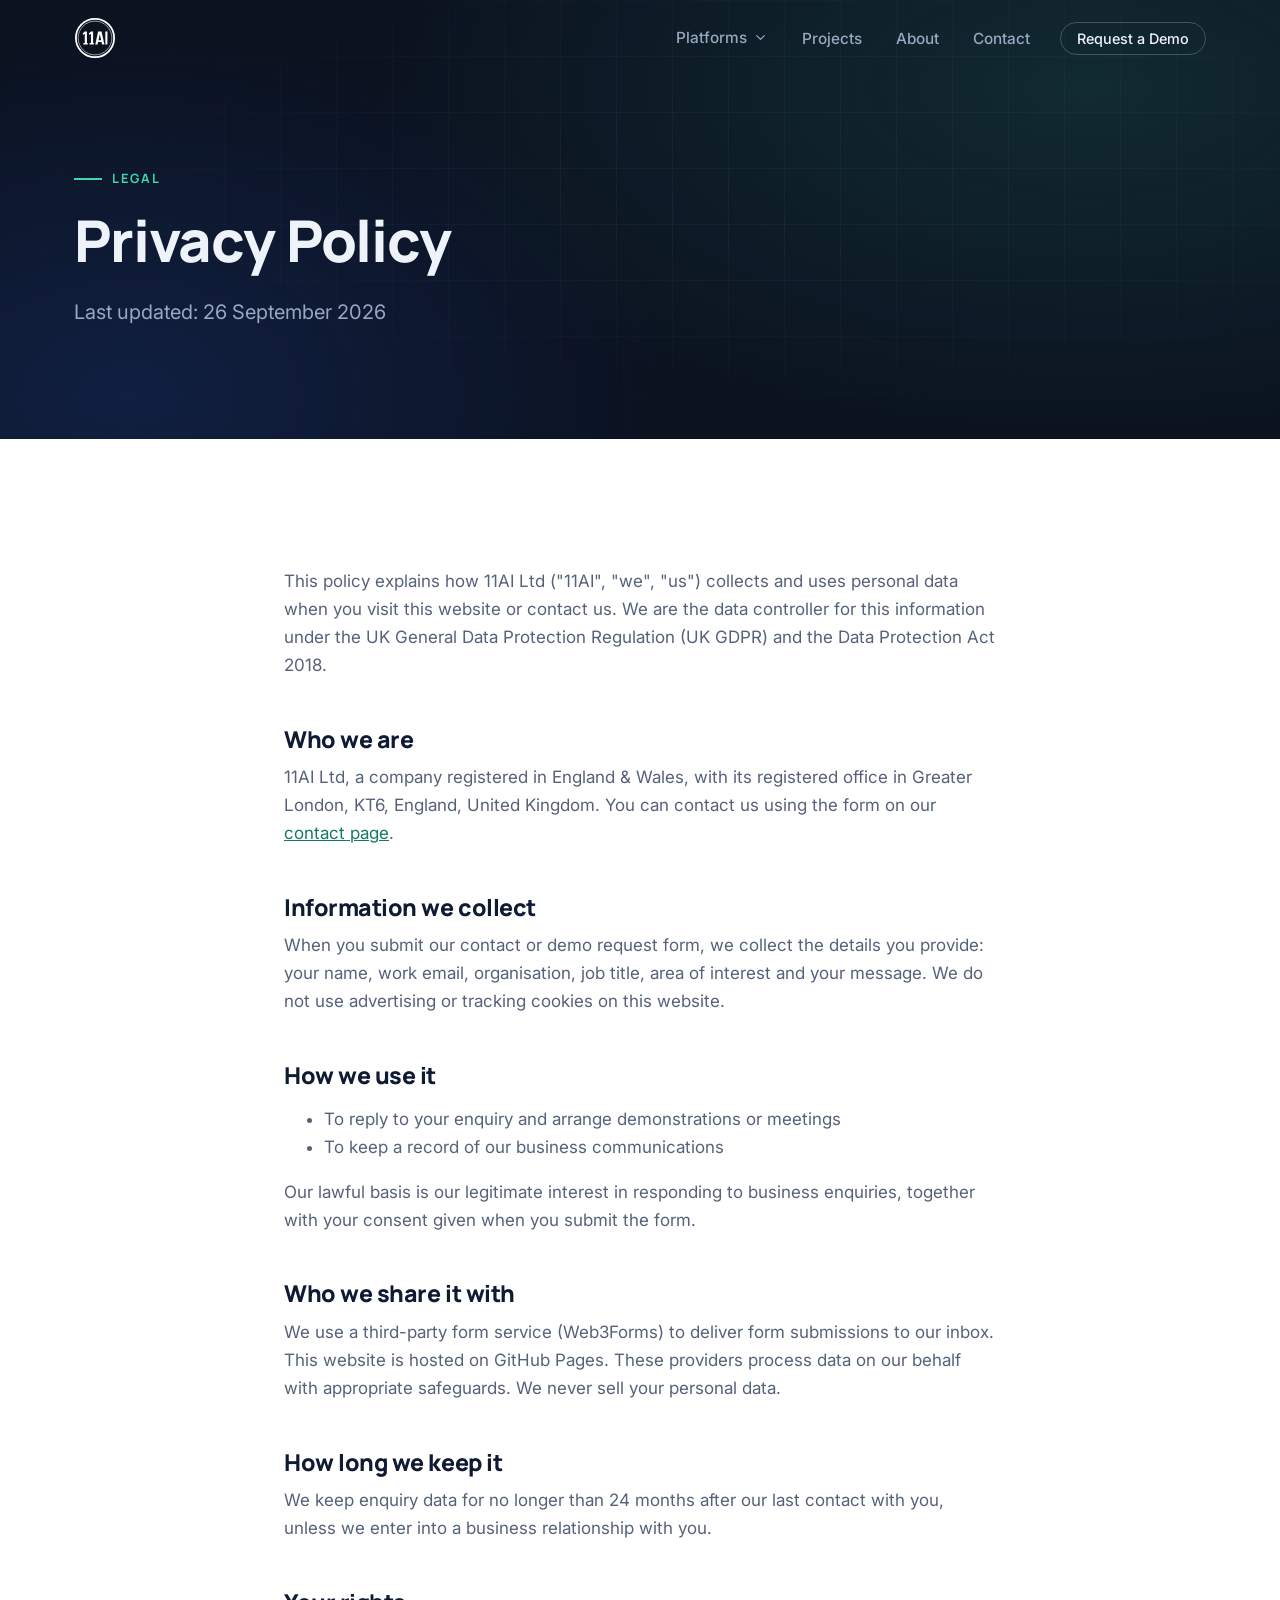
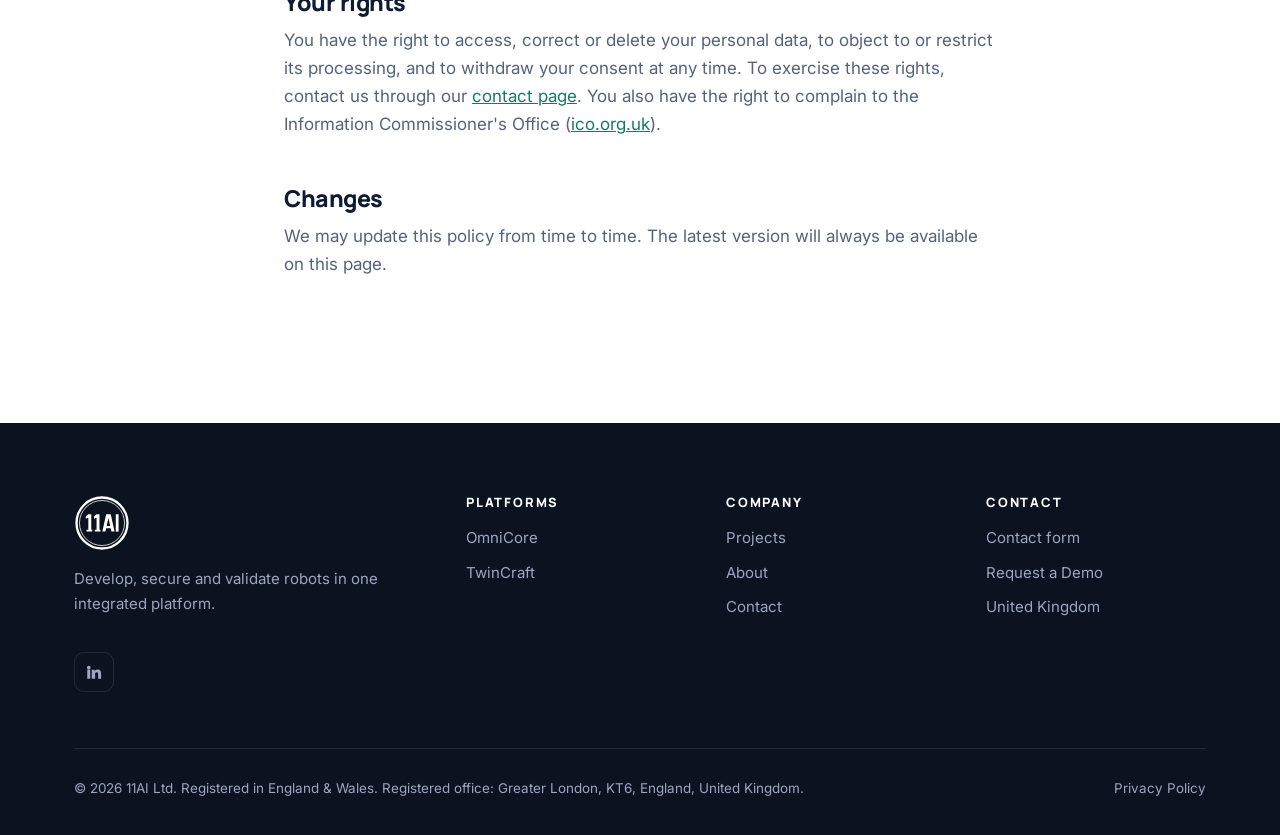
<file: privacy.html>
<!doctype html>
<html lang="en-GB" class="no-js">
<head>
  <meta charset="utf-8">
  <meta name="viewport" content="width=device-width, initial-scale=1">
  <title>Privacy Policy | 11AI</title>
  <meta name="description" content="How 11AI Ltd collects and uses personal data.">
  <link rel="canonical" href="https://www.11ai.co.uk/privacy.html">
  <meta property="og:type" content="website">
  <meta property="og:site_name" content="11AI">
  <meta property="og:title" content="Privacy Policy | 11AI">
  <meta property="og:description" content="How 11AI Ltd collects and uses personal data.">
  <meta property="og:url" content="https://www.11ai.co.uk/privacy.html">
  <meta property="og:image" content="https://www.11ai.co.uk/assets/img/og-image.jpg">
  <meta name="twitter:card" content="summary_large_image">
  <meta name="theme-color" content="#0b1220">
  <link rel="icon" href="favicon.ico" sizes="any">
  <link rel="icon" href="assets/img/logo.svg" type="image/svg+xml">
  <link rel="apple-touch-icon" href="assets/img/apple-touch-icon.png">
  <link rel="preconnect" href="https://fonts.googleapis.com">
  <link rel="preconnect" href="https://fonts.gstatic.com" crossorigin>
  <link href="https://fonts.googleapis.com/css2?family=Inter:wght@400;500;600&family=Manrope:wght@600;700;800&display=swap" rel="stylesheet">
  <link rel="stylesheet" href="assets/css/style.css">
</head>
<body>
  <a class="skip-link" href="#main">Skip to content</a>

  <header class="site-header">
    <nav class="container nav" aria-label="Main">
      <a class="brand" href="index.html" aria-label="11AI home">
        <img src="assets/img/logo-white.svg" alt="" width="42" height="42">
      </a>
      <button class="nav-toggle" aria-label="Menu" aria-expanded="false" aria-controls="nav-links"><span></span><span></span><span></span></button>
      <ul class="nav-links" id="nav-links">
        <li class="has-menu">
          <button class="menu-btn" type="button" aria-expanded="false" aria-controls="platforms-menu">Platforms <svg viewBox="0 0 24 24" aria-hidden="true"><path d="M6 9l6 6 6-6" fill="none" stroke="currentColor" stroke-width="2" stroke-linecap="round" stroke-linejoin="round"/></svg></button>
          <div class="menu" id="platforms-menu">
            <a class="menu-item" href="omnicore.html"><strong>OmniCore</strong><span>Develop, secure and validate robots</span></a>
            <a class="menu-item" href="twincraft.html"><strong>TwinCraft <em class="mini-badge">In development</em></strong><span>Agentic digital twins in 3D worlds</span></a>
          </div>
        </li>
        <li><a href="projects.html">Projects</a></li>
        <li><a href="about.html">About</a></li>
        <li><a href="contact.html">Contact</a></li>
        <li><a class="nav-cta" href="contact.html?interest=omnicore-demo">Request a Demo</a></li>
      </ul>
    </nav>
  </header>

  <main id="main">
    <section class="hero hero-sm">
      <div class="container hero-grid">
        <div>
          <span class="eyebrow">Legal</span>
          <h1>Privacy Policy</h1>
          <p class="lead">Last updated: 26 September 2026</p>
        </div>
      </div>
    </section>

    <section class="section">
      <div class="container prose">
        <p>This policy explains how 11AI Ltd ("11AI", "we", "us") collects and uses personal data when you visit this website or contact us. We are the data controller for this information under the UK General Data Protection Regulation (UK GDPR) and the Data Protection Act 2018.</p>

        <h2>Who we are</h2>
        <p>11AI Ltd, a company registered in England &amp; Wales, with its registered office in Greater London, KT6, England, United Kingdom. You can contact us using the form on our <a href="contact.html">contact page</a>.</p>

        <h2>Information we collect</h2>
        <p>When you submit our contact or demo request form, we collect the details you provide: your name, work email, organisation, job title, area of interest and your message. We do not use advertising or tracking cookies on this website.</p>

        <h2>How we use it</h2>
        <ul>
          <li>To reply to your enquiry and arrange demonstrations or meetings</li>
          <li>To keep a record of our business communications</li>
        </ul>
        <p>Our lawful basis is our legitimate interest in responding to business enquiries, together with your consent given when you submit the form.</p>

        <h2>Who we share it with</h2>
        <p>We use a third-party form service (Web3Forms) to deliver form submissions to our inbox. This website is hosted on GitHub Pages. These providers process data on our behalf with appropriate safeguards. We never sell your personal data.</p>

        <h2>How long we keep it</h2>
        <p>We keep enquiry data for no longer than 24 months after our last contact with you, unless we enter into a business relationship with you.</p>

        <h2>Your rights</h2>
        <p>You have the right to access, correct or delete your personal data, to object to or restrict its processing, and to withdraw your consent at any time. To exercise these rights, contact us through our <a href="contact.html">contact page</a>. You also have the right to complain to the Information Commissioner's Office (<a href="https://ico.org.uk" rel="noopener" target="_blank">ico.org.uk</a>).</p>

        <h2>Changes</h2>
        <p>We may update this policy from time to time. The latest version will always be available on this page.</p>
      </div>
    </section>
  </main>

  <footer class="site-footer">
    <div class="container">
      <div class="footer-grid">
        <div>
          <a class="brand" href="index.html" aria-label="11AI home"><img src="assets/img/logo-white.svg" alt="" width="56" height="56"></a>
          <p>Develop, secure and validate robots in one integrated platform.</p>
          <div class="social">
            <a href="https://www.linkedin.com/in/eleven-ai-572a1943a" aria-label="11AI on LinkedIn" rel="noopener" target="_blank"><svg viewBox="0 0 24 24" fill="currentColor"><path d="M4.98 3.5a2.5 2.5 0 1 1 0 5 2.5 2.5 0 0 1 0-5zM3 9h4v12H3zM9 9h3.8v1.7h.1c.5-1 1.8-2 3.8-2 4 0 4.8 2.6 4.8 6V21h-4v-5.6c0-1.3 0-3-1.9-3s-2.1 1.4-2.1 2.9V21H9z"/></svg></a>
          </div>
        </div>
        <div>
          <h4>Platforms</h4>
          <ul>
            <li><a href="omnicore.html">OmniCore</a></li>
            <li><a href="twincraft.html">TwinCraft</a></li>
          </ul>
        </div>
        <div>
          <h4>Company</h4>
          <ul>
            <li><a href="projects.html">Projects</a></li>
            <li><a href="about.html">About</a></li>
            <li><a href="contact.html">Contact</a></li>
          </ul>
        </div>
        <div>
          <h4>Contact</h4>
          <ul>
            <li><a href="contact.html">Contact form</a></li>
            <li><a href="contact.html?interest=omnicore-demo">Request a Demo</a></li>
            <li>United Kingdom</li>
          </ul>
        </div>
      </div>
      <div class="footer-legal">
        <span>© <span data-year>2026</span> 11AI Ltd. Registered in England &amp; Wales. Registered office: Greater London, KT6, England, United Kingdom.</span>
        <a href="privacy.html">Privacy Policy</a>
      </div>
    </div>
  </footer>

  <script src="assets/js/main.js" defer></script>
</body>
</html>
</file>
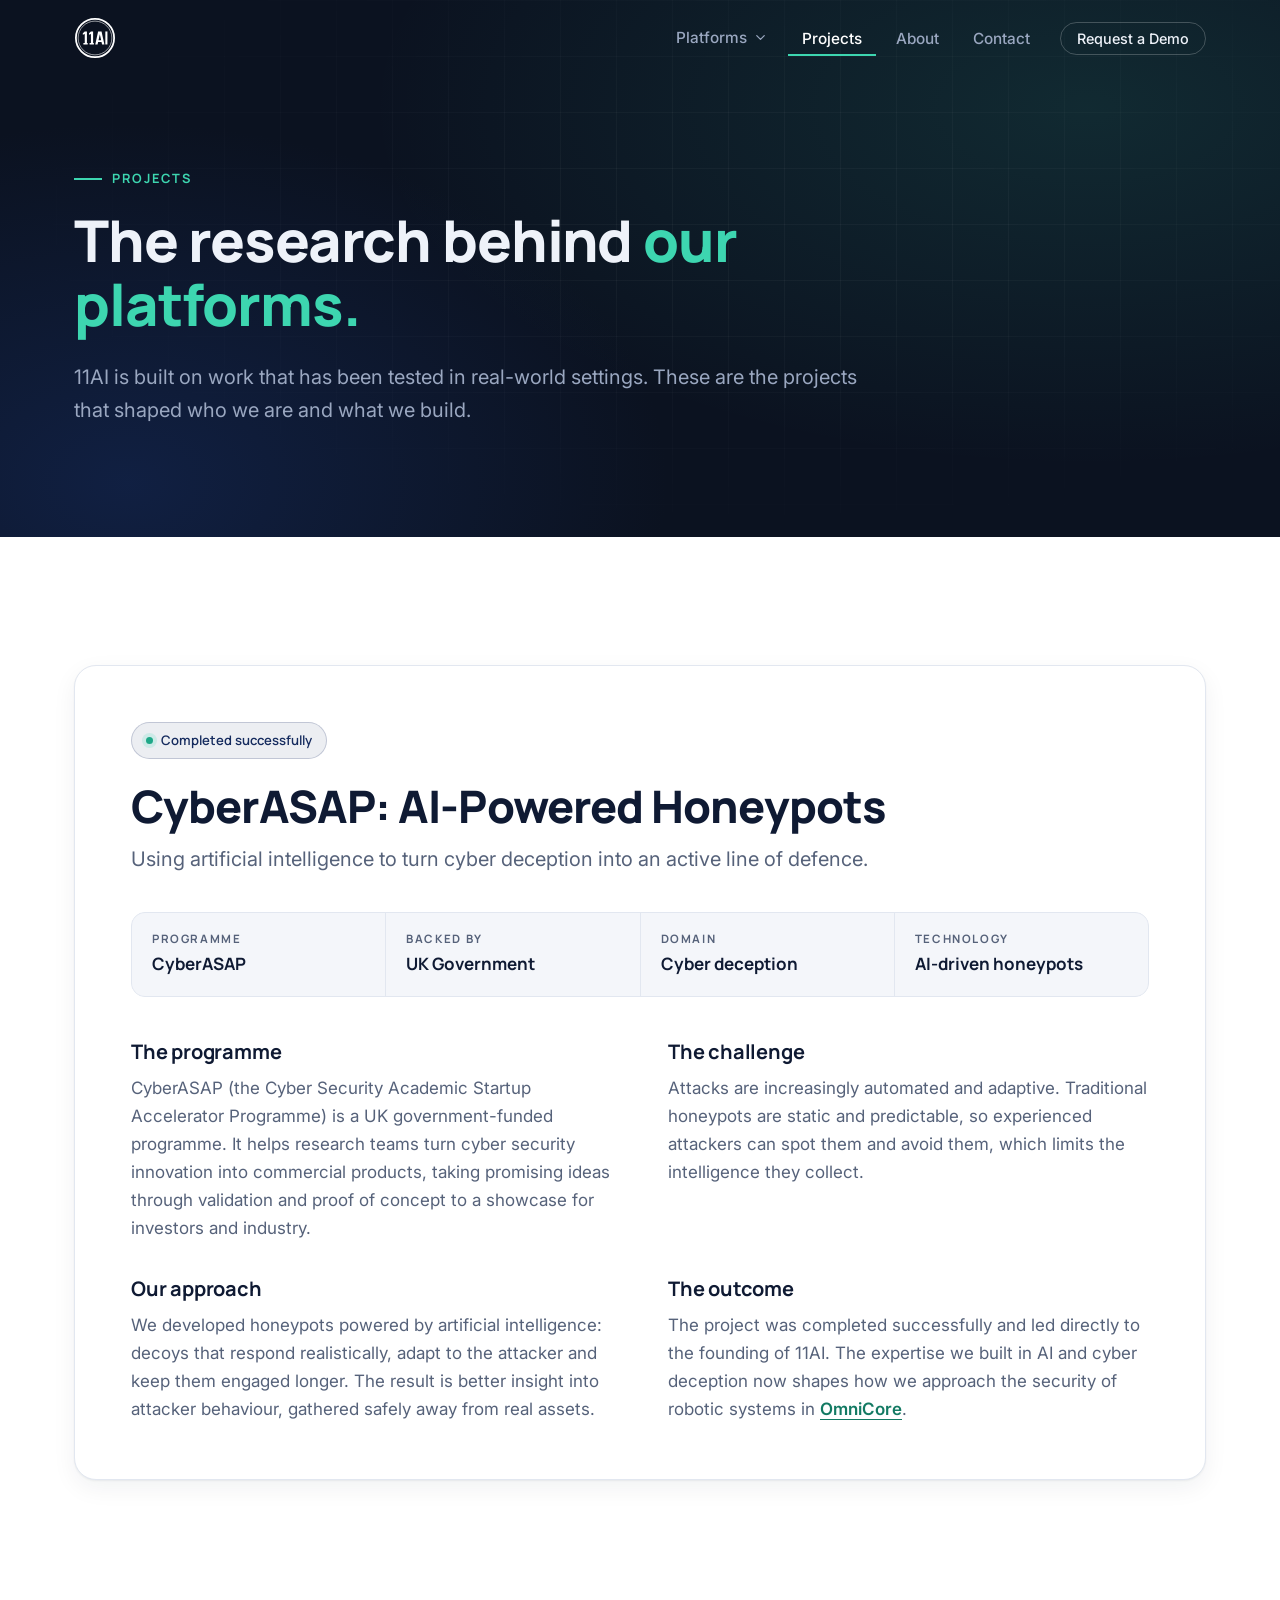
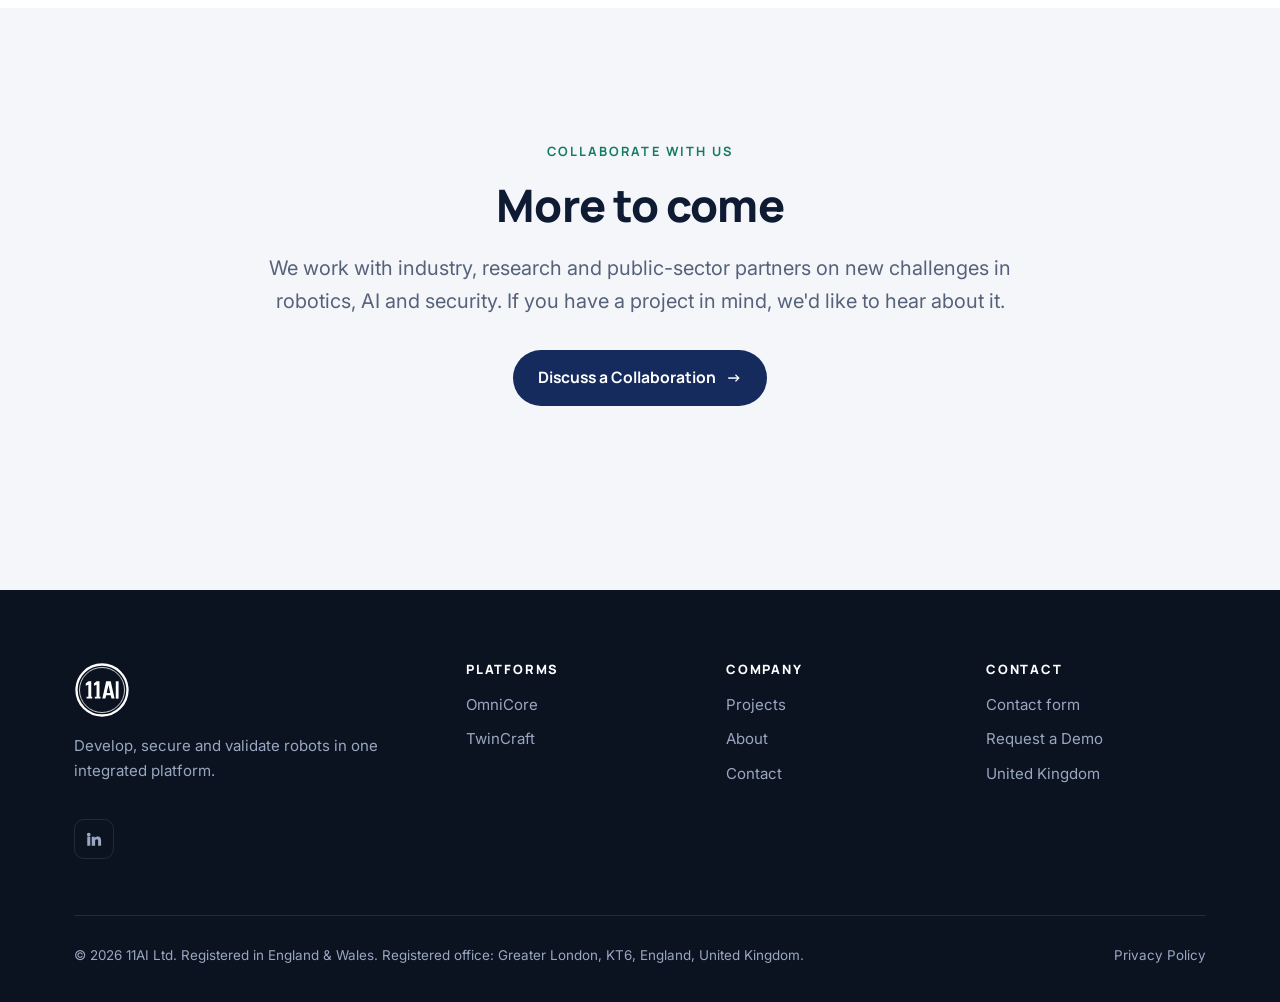
<file: projects.html>
<!doctype html>
<html lang="en-GB" class="no-js">
<head>
  <meta charset="utf-8">
  <meta name="viewport" content="width=device-width, initial-scale=1">
  <title>Projects | 11AI</title>
  <meta name="description" content="The research behind 11AI, including our successful CyberASAP project on AI-powered honeypots.">
  <link rel="canonical" href="https://www.11ai.co.uk/projects.html">
  <meta property="og:type" content="website">
  <meta property="og:site_name" content="11AI">
  <meta property="og:title" content="Projects | 11AI">
  <meta property="og:description" content="The research behind 11AI, including our successful CyberASAP project on AI-powered honeypots.">
  <meta property="og:url" content="https://www.11ai.co.uk/projects.html">
  <meta property="og:image" content="https://www.11ai.co.uk/assets/img/og-image.jpg">
  <meta name="twitter:card" content="summary_large_image">
  <meta name="theme-color" content="#0b1220">
  <link rel="icon" href="favicon.ico" sizes="any">
  <link rel="icon" href="assets/img/logo.svg" type="image/svg+xml">
  <link rel="apple-touch-icon" href="assets/img/apple-touch-icon.png">
  <link rel="preconnect" href="https://fonts.googleapis.com">
  <link rel="preconnect" href="https://fonts.gstatic.com" crossorigin>
  <link href="https://fonts.googleapis.com/css2?family=Inter:wght@400;500;600&family=Manrope:wght@600;700;800&display=swap" rel="stylesheet">
  <link rel="stylesheet" href="assets/css/style.css">
</head>
<body>
  <a class="skip-link" href="#main">Skip to content</a>

  <header class="site-header">
    <nav class="container nav" aria-label="Main">
      <a class="brand" href="index.html" aria-label="11AI home">
        <img src="assets/img/logo-white.svg" alt="" width="42" height="42">
      </a>
      <button class="nav-toggle" aria-label="Menu" aria-expanded="false" aria-controls="nav-links"><span></span><span></span><span></span></button>
      <ul class="nav-links" id="nav-links">
        <li class="has-menu">
          <button class="menu-btn" type="button" aria-expanded="false" aria-controls="platforms-menu">Platforms <svg viewBox="0 0 24 24" aria-hidden="true"><path d="M6 9l6 6 6-6" fill="none" stroke="currentColor" stroke-width="2" stroke-linecap="round" stroke-linejoin="round"/></svg></button>
          <div class="menu" id="platforms-menu">
            <a class="menu-item" href="omnicore.html"><strong>OmniCore</strong><span>Develop, secure and validate robots</span></a>
            <a class="menu-item" href="twincraft.html"><strong>TwinCraft <em class="mini-badge">In development</em></strong><span>Agentic digital twins in 3D worlds</span></a>
          </div>
        </li>
        <li><a href="projects.html" aria-current="page">Projects</a></li>
        <li><a href="about.html">About</a></li>
        <li><a href="contact.html">Contact</a></li>
        <li><a class="nav-cta" href="contact.html?interest=omnicore-demo">Request a Demo</a></li>
      </ul>
    </nav>
  </header>

  <main id="main">
    <section class="hero hero-sm">
      <div class="container hero-grid">
        <div class="reveal">
          <span class="eyebrow">Projects</span>
          <h1>The research behind <span class="text-accent">our platforms.</span></h1>
          <p class="lead">11AI is built on work that has been tested in real-world settings. These are the projects that shaped who we are and what we build.</p>
        </div>
      </div>
    </section>

    <section class="section">
      <div class="container">
        <article class="project reveal">
          <div class="project-head">
            <div>
              <span class="badge badge-navy"><span class="dot"></span>Completed successfully</span>
              <h2>CyberASAP: AI-Powered Honeypots</h2>
              <p class="lead">Using artificial intelligence to turn cyber deception into an active line of defence.</p>
            </div>
          </div>

          <dl class="facts">
            <div><dt>Programme</dt><dd>CyberASAP</dd></div>
            <div><dt>Backed by</dt><dd>UK Government</dd></div>
            <div><dt>Domain</dt><dd>Cyber deception</dd></div>
            <div><dt>Technology</dt><dd>AI-driven honeypots</dd></div>
          </dl>

          <div class="grid-2 project-body">
            <div>
              <h3>The programme</h3>
              <p>CyberASAP (the Cyber Security Academic Startup Accelerator Programme) is a UK government-funded programme. It helps research teams turn cyber security innovation into commercial products, taking promising ideas through validation and proof of concept to a showcase for investors and industry.</p>
            </div>
            <div>
              <h3>The challenge</h3>
              <p>Attacks are increasingly automated and adaptive. Traditional honeypots are static and predictable, so experienced attackers can spot them and avoid them, which limits the intelligence they collect.</p>
            </div>
            <div>
              <h3>Our approach</h3>
              <p>We developed honeypots powered by artificial intelligence: decoys that respond realistically, adapt to the attacker and keep them engaged longer. The result is better insight into attacker behaviour, gathered safely away from real assets.</p>
            </div>
            <div>
              <h3>The outcome</h3>
              <p>The project was completed successfully and led directly to the founding of 11AI. The expertise we built in AI and cyber deception now shapes how we approach the security of robotic systems in <a class="inline-link" href="omnicore.html">OmniCore</a>.</p>
            </div>
          </div>
        </article>
      </div>
    </section>

    <section class="section section-soft">
      <div class="container">
        <div class="section-head center reveal">
          <span class="eyebrow">Collaborate with us</span>
          <h2>More to come</h2>
          <p class="lead">We work with industry, research and public-sector partners on new challenges in robotics, AI and security. If you have a project in mind, we'd like to hear about it.</p>
          <div class="btn-row" style="justify-content:center">
            <a class="btn btn-navy" href="contact.html?interest=partnership">Discuss a Collaboration <span class="arrow" aria-hidden="true">→</span></a>
          </div>
        </div>
      </div>
    </section>
  </main>

  <footer class="site-footer">
    <div class="container">
      <div class="footer-grid">
        <div>
          <a class="brand" href="index.html" aria-label="11AI home"><img src="assets/img/logo-white.svg" alt="" width="56" height="56"></a>
          <p>Develop, secure and validate robots in one integrated platform.</p>
          <div class="social">
            <a href="https://www.linkedin.com/in/eleven-ai-572a1943a" aria-label="11AI on LinkedIn" rel="noopener" target="_blank"><svg viewBox="0 0 24 24" fill="currentColor"><path d="M4.98 3.5a2.5 2.5 0 1 1 0 5 2.5 2.5 0 0 1 0-5zM3 9h4v12H3zM9 9h3.8v1.7h.1c.5-1 1.8-2 3.8-2 4 0 4.8 2.6 4.8 6V21h-4v-5.6c0-1.3 0-3-1.9-3s-2.1 1.4-2.1 2.9V21H9z"/></svg></a>
          </div>
        </div>
        <div>
          <h4>Platforms</h4>
          <ul>
            <li><a href="omnicore.html">OmniCore</a></li>
            <li><a href="twincraft.html">TwinCraft</a></li>
          </ul>
        </div>
        <div>
          <h4>Company</h4>
          <ul>
            <li><a href="projects.html">Projects</a></li>
            <li><a href="about.html">About</a></li>
            <li><a href="contact.html">Contact</a></li>
          </ul>
        </div>
        <div>
          <h4>Contact</h4>
          <ul>
            <li><a href="contact.html">Contact form</a></li>
            <li><a href="contact.html?interest=omnicore-demo">Request a Demo</a></li>
            <li>United Kingdom</li>
          </ul>
        </div>
      </div>
      <div class="footer-legal">
        <span>© <span data-year>2026</span> 11AI Ltd. Registered in England &amp; Wales. Registered office: Greater London, KT6, England, United Kingdom.</span>
        <a href="privacy.html">Privacy Policy</a>
      </div>
    </div>
  </footer>

  <script src="assets/js/main.js" defer></script>
</body>
</html>
</file>
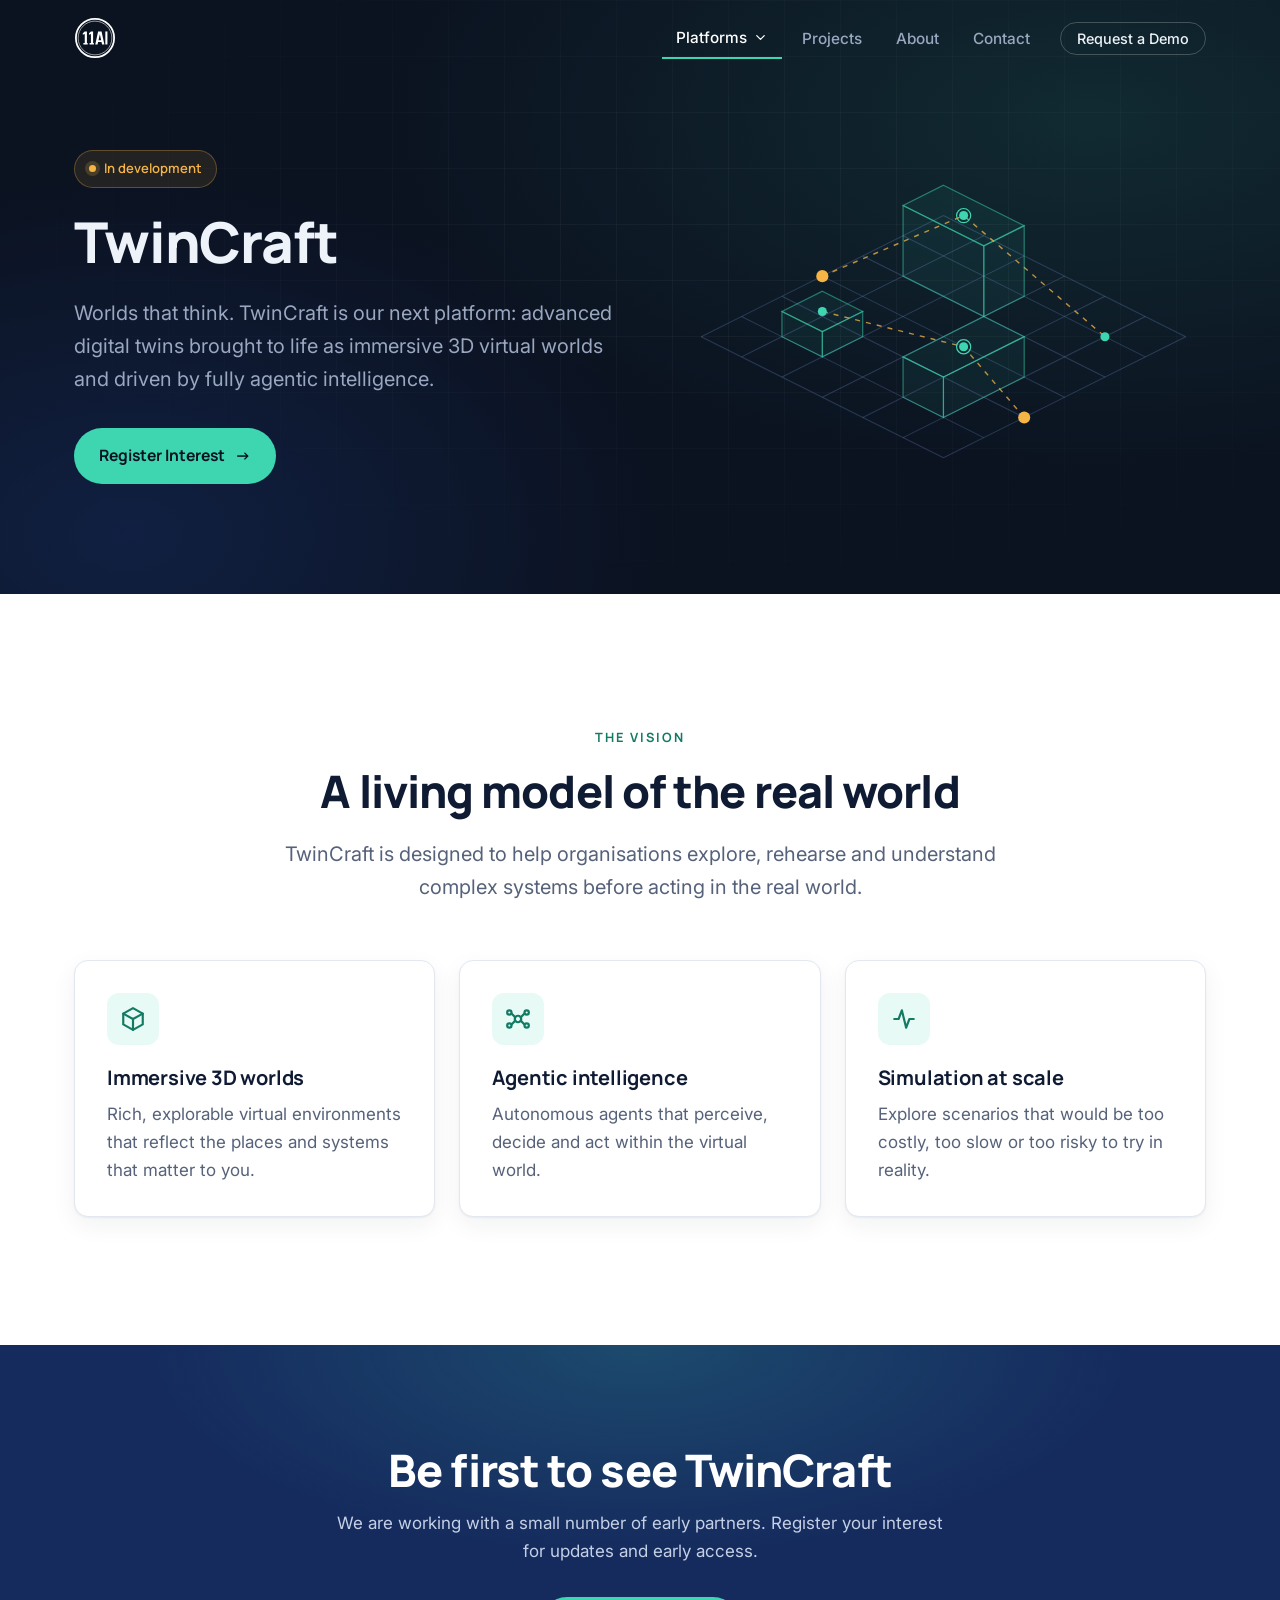
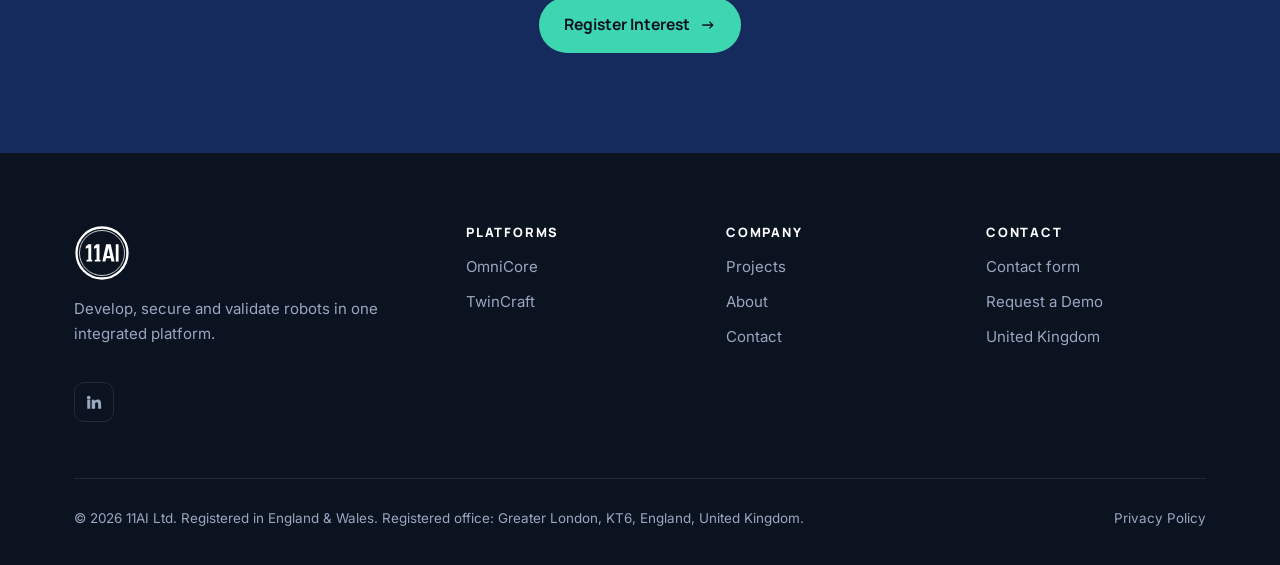
<file: twincraft.html>
<!doctype html>
<html lang="en-GB" class="no-js">
<head>
  <meta charset="utf-8">
  <meta name="viewport" content="width=device-width, initial-scale=1">
  <title>TwinCraft | 11AI</title>
  <meta name="description" content="TwinCraft: advanced digital twins as immersive 3D worlds with agentic intelligence. In development. Register your interest.">
  <link rel="canonical" href="https://www.11ai.co.uk/twincraft.html">
  <meta property="og:type" content="website">
  <meta property="og:site_name" content="11AI">
  <meta property="og:title" content="TwinCraft | 11AI">
  <meta property="og:description" content="TwinCraft: advanced digital twins as immersive 3D worlds with agentic intelligence. In development. Register your interest.">
  <meta property="og:url" content="https://www.11ai.co.uk/twincraft.html">
  <meta property="og:image" content="https://www.11ai.co.uk/assets/img/og-image.jpg">
  <meta name="twitter:card" content="summary_large_image">
  <meta name="theme-color" content="#0b1220">
  <link rel="icon" href="favicon.ico" sizes="any">
  <link rel="icon" href="assets/img/logo.svg" type="image/svg+xml">
  <link rel="apple-touch-icon" href="assets/img/apple-touch-icon.png">
  <link rel="preconnect" href="https://fonts.googleapis.com">
  <link rel="preconnect" href="https://fonts.gstatic.com" crossorigin>
  <link href="https://fonts.googleapis.com/css2?family=Inter:wght@400;500;600&family=Manrope:wght@600;700;800&display=swap" rel="stylesheet">
  <link rel="stylesheet" href="assets/css/style.css">
</head>
<body>
  <a class="skip-link" href="#main">Skip to content</a>

  <header class="site-header">
    <nav class="container nav" aria-label="Main">
      <a class="brand" href="index.html" aria-label="11AI home">
        <img src="assets/img/logo-white.svg" alt="" width="42" height="42">
      </a>
      <button class="nav-toggle" aria-label="Menu" aria-expanded="false" aria-controls="nav-links"><span></span><span></span><span></span></button>
      <ul class="nav-links" id="nav-links">
        <li class="has-menu active">
          <button class="menu-btn" type="button" aria-expanded="false" aria-controls="platforms-menu">Platforms <svg viewBox="0 0 24 24" aria-hidden="true"><path d="M6 9l6 6 6-6" fill="none" stroke="currentColor" stroke-width="2" stroke-linecap="round" stroke-linejoin="round"/></svg></button>
          <div class="menu" id="platforms-menu">
            <a class="menu-item" href="omnicore.html"><strong>OmniCore</strong><span>Develop, secure and validate robots</span></a>
            <a class="menu-item" href="twincraft.html" aria-current="page"><strong>TwinCraft <em class="mini-badge">In development</em></strong><span>Agentic digital twins in 3D worlds</span></a>
          </div>
        </li>
        <li><a href="projects.html">Projects</a></li>
        <li><a href="about.html">About</a></li>
        <li><a href="contact.html">Contact</a></li>
        <li><a class="nav-cta" href="contact.html?interest=omnicore-demo">Request a Demo</a></li>
      </ul>
    </nav>
  </header>

  <main id="main">
    <section class="hero">
      <div class="container hero-grid">
        <div class="reveal">
          <span class="badge badge-amber"><span class="dot"></span>In development</span>
          <h1>TwinCraft</h1>
          <p class="lead">Worlds that think. TwinCraft is our next platform: advanced digital twins brought to life as immersive 3D virtual worlds and driven by fully agentic intelligence.</p>
          <div class="btn-row">
            <a class="btn btn-primary" href="contact.html?interest=twincraft">Register Interest <span class="arrow" aria-hidden="true">→</span></a>
          </div>
        </div>
        <div class="reveal reveal-d2">
          <svg class="world" viewBox="0 0 520 320" aria-hidden="true">
            <g class="grid-line">
              <line x1="260" y1="60" x2="20" y2="180"/><line x1="300" y1="80" x2="60" y2="200"/><line x1="340" y1="100" x2="100" y2="220"/><line x1="380" y1="120" x2="140" y2="240"/><line x1="420" y1="140" x2="180" y2="260"/><line x1="460" y1="160" x2="220" y2="280"/><line x1="500" y1="180" x2="260" y2="300"/>
              <line x1="260" y1="60" x2="500" y2="180"/><line x1="220" y1="80" x2="460" y2="200"/><line x1="180" y1="100" x2="420" y2="220"/><line x1="140" y1="120" x2="380" y2="240"/><line x1="100" y1="140" x2="340" y2="260"/><line x1="60" y1="160" x2="300" y2="280"/><line x1="20" y1="180" x2="260" y2="300"/>
            </g>
            <polygon class="face" points="260,30 340,70 300,90 220,50"/>
            <polygon class="face" points="220,120 300,160 300,90 220,50"/>
            <polygon class="face" points="300,160 340,140 340,70 300,90"/>
            <polygon class="face" points="140,135 180,155 140,175 100,155"/>
            <polygon class="face" points="100,180 140,200 140,175 100,155"/>
            <polygon class="face" points="140,200 180,180 180,155 140,175"/>
            <polygon class="face" points="300,160 340,180 260,220 220,200"/>
            <polygon class="face" points="220,240 260,260 260,220 220,200"/>
            <polygon class="face" points="260,260 340,220 340,180 260,220"/>
            <path class="link" d="M140 120 L280 60 L420 180"/>
            <path class="link" d="M340 260 L280 190 L140 155"/>
            <circle class="node-ring" cx="280" cy="60" r="7"/><circle class="node" cx="280" cy="60" r="4.5"/>
            <circle class="node-ring" cx="280" cy="190" r="7"/><circle class="node" cx="280" cy="190" r="4.5"/>
            <circle class="node" cx="140" cy="155" r="4.5"/>
            <circle class="node" cx="420" cy="180" r="4.5"/>
            <circle class="agent" cx="140" cy="120" r="6"/>
            <circle class="agent" cx="340" cy="260" r="6"/>
          </svg>
        </div>
      </div>
    </section>

    <section class="section">
      <div class="container">
        <div class="section-head center reveal">
          <span class="eyebrow">The vision</span>
          <h2>A living model of the real world</h2>
          <p class="lead">TwinCraft is designed to help organisations explore, rehearse and understand complex systems before acting in the real world.</p>
        </div>
        <div class="grid-3">
          <article class="card reveal">
            <div class="icon" aria-hidden="true"><svg viewBox="0 0 24 24" fill="none" stroke="currentColor" stroke-width="2" stroke-linecap="round" stroke-linejoin="round"><path d="M12 2l9 5v10l-9 5-9-5V7l9-5z"/><path d="M12 22V12M21 7l-9 5-9-5"/></svg></div>
            <h3>Immersive 3D worlds</h3>
            <p>Rich, explorable virtual environments that reflect the places and systems that matter to you.</p>
          </article>
          <article class="card reveal reveal-d1">
            <div class="icon" aria-hidden="true"><svg viewBox="0 0 24 24" fill="none" stroke="currentColor" stroke-width="2" stroke-linecap="round" stroke-linejoin="round"><circle cx="12" cy="12" r="3"/><circle cx="4" cy="6" r="2"/><circle cx="20" cy="6" r="2"/><circle cx="4" cy="18" r="2"/><circle cx="20" cy="18" r="2"/><path d="M6 7l3.5 3.5M18 7l-3.5 3.5M6 17l3.5-3.5M18 17l-3.5-3.5"/></svg></div>
            <h3>Agentic intelligence</h3>
            <p>Autonomous agents that perceive, decide and act within the virtual world.</p>
          </article>
          <article class="card reveal reveal-d2">
            <div class="icon" aria-hidden="true"><svg viewBox="0 0 24 24" fill="none" stroke="currentColor" stroke-width="2" stroke-linecap="round" stroke-linejoin="round"><path d="M3 12h4l3-8 4 16 3-8h4"/></svg></div>
            <h3>Simulation at scale</h3>
            <p>Explore scenarios that would be too costly, too slow or too risky to try in reality.</p>
          </article>
        </div>
      </div>
    </section>

    <section class="cta-band">
      <div class="container reveal">
        <h2>Be first to see TwinCraft</h2>
        <p>We are working with a small number of early partners. Register your interest for updates and early access.</p>
        <div class="btn-row">
          <a class="btn btn-primary" href="contact.html?interest=twincraft">Register Interest <span class="arrow" aria-hidden="true">→</span></a>
        </div>
      </div>
    </section>
  </main>

  <footer class="site-footer">
    <div class="container">
      <div class="footer-grid">
        <div>
          <a class="brand" href="index.html" aria-label="11AI home"><img src="assets/img/logo-white.svg" alt="" width="56" height="56"></a>
          <p>Develop, secure and validate robots in one integrated platform.</p>
          <div class="social">
            <a href="https://www.linkedin.com/in/eleven-ai-572a1943a" aria-label="11AI on LinkedIn" rel="noopener" target="_blank"><svg viewBox="0 0 24 24" fill="currentColor"><path d="M4.98 3.5a2.5 2.5 0 1 1 0 5 2.5 2.5 0 0 1 0-5zM3 9h4v12H3zM9 9h3.8v1.7h.1c.5-1 1.8-2 3.8-2 4 0 4.8 2.6 4.8 6V21h-4v-5.6c0-1.3 0-3-1.9-3s-2.1 1.4-2.1 2.9V21H9z"/></svg></a>
          </div>
        </div>
        <div>
          <h4>Platforms</h4>
          <ul>
            <li><a href="omnicore.html">OmniCore</a></li>
            <li><a href="twincraft.html">TwinCraft</a></li>
          </ul>
        </div>
        <div>
          <h4>Company</h4>
          <ul>
            <li><a href="projects.html">Projects</a></li>
            <li><a href="about.html">About</a></li>
            <li><a href="contact.html">Contact</a></li>
          </ul>
        </div>
        <div>
          <h4>Contact</h4>
          <ul>
            <li><a href="contact.html">Contact form</a></li>
            <li><a href="contact.html?interest=omnicore-demo">Request a Demo</a></li>
            <li>United Kingdom</li>
          </ul>
        </div>
      </div>
      <div class="footer-legal">
        <span>© <span data-year>2026</span> 11AI Ltd. Registered in England &amp; Wales. Registered office: Greater London, KT6, England, United Kingdom.</span>
        <a href="privacy.html">Privacy Policy</a>
      </div>
    </div>
  </footer>

  <script src="assets/js/main.js" defer></script>
</body>
</html>
</file>
<file: assets/css/style.css>
/* ==========================================================================
   11AI — site styles
   ========================================================================== */

:root {
  --navy: #152b5e;
  --navy-700: #0f2049;
  --teal: #3dd6b0;
  --teal-600: #1fa888;
  --ink: #0b1220;
  --ink-2: #111a2e;
  --ink-3: #1a2540;

  --bg: #ffffff;
  --bg-soft: #f4f6fa;
  --text: #0f1a33;
  --text-muted: #56627a;
  --border: #e2e7f0;
  --card: #ffffff;
  --brand: var(--navy);
  --accent-text: #137a63;

  --on-dark: #eef2f9;
  --on-dark-muted: #9aa7c0;
  --border-dark: rgba(255, 255, 255, 0.1);

  --radius: 14px;
  --radius-lg: 22px;
  --shadow: 0 1px 2px rgba(15, 26, 51, 0.06), 0 8px 24px rgba(15, 26, 51, 0.06);
  --shadow-lg: 0 30px 80px rgba(3, 8, 20, 0.45);
  --container: 1180px;
  --font-head: "Manrope", system-ui, -apple-system, "Segoe UI", sans-serif;
  --font-body: "Inter", system-ui, -apple-system, "Segoe UI", sans-serif;
  color-scheme: light;
}

@media (prefers-color-scheme: dark) {
  :root:not([data-theme="light"]) {
    --bg: #0b1220;
    --bg-soft: #0f1829;
    --text: #e8edf6;
    --text-muted: #9aa7c0;
    --border: #1f2a42;
    --card: #111a2e;
    --brand: #8fb0ff;
    --accent-text: var(--teal);
    --shadow: 0 1px 2px rgba(0, 0, 0, 0.3), 0 8px 24px rgba(0, 0, 0, 0.25);
    color-scheme: dark;
  }
}

/* ---------- Base ---------- */
*, *::before, *::after { box-sizing: border-box; }
html { scroll-behavior: smooth; -webkit-text-size-adjust: 100%; }
body {
  margin: 0;
  font-family: var(--font-body);
  font-size: 17px;
  line-height: 1.65;
  color: var(--text);
  background: var(--bg);
  -webkit-font-smoothing: antialiased;
  overflow-x: hidden;
}
img, svg { max-width: 100%; display: block; }
a { color: inherit; }
h1, h2, h3, h4 {
  font-family: var(--font-head);
  line-height: 1.12;
  letter-spacing: -0.02em;
  margin: 0 0 0.5em;
  font-weight: 800;
}
h1 { font-size: clamp(2.4rem, 5.6vw, 4.1rem); }
h2 { font-size: clamp(1.9rem, 3.6vw, 2.8rem); }
h3 { font-size: 1.25rem; font-weight: 700; letter-spacing: -0.01em; }
p { margin: 0 0 1em; }
.lead { font-size: clamp(1.08rem, 1.6vw, 1.25rem); color: var(--text-muted); max-width: 40em; }
.container { width: 100%; max-width: var(--container); margin: 0 auto; padding: 0 24px; }
.skip-link {
  position: absolute; left: -999px; top: 8px; z-index: 100;
  background: var(--teal); color: var(--ink); padding: 8px 14px; border-radius: 8px;
}
.skip-link:focus { left: 8px; }
:focus-visible { outline: 2px solid var(--teal); outline-offset: 3px; border-radius: 4px; }

.eyebrow {
  display: inline-flex; align-items: center; gap: 10px;
  font-family: var(--font-head);
  font-size: 0.8rem; font-weight: 700; letter-spacing: 0.16em; text-transform: uppercase;
  color: var(--accent-text);
  margin-bottom: 18px;
}
.eyebrow::before { content: ""; width: 28px; height: 2px; background: currentColor; }
.text-accent { color: var(--teal); }

/* ---------- Buttons ---------- */
.btn {
  display: inline-flex; align-items: center; justify-content: center; gap: 10px;
  font-family: var(--font-head); font-weight: 700; font-size: 0.98rem;
  padding: 14px 24px; border-radius: 999px; border: 1.5px solid transparent;
  text-decoration: none; cursor: pointer; white-space: nowrap;
  transition: transform .2s ease, background-color .2s ease, border-color .2s ease, color .2s ease, box-shadow .2s ease;
}
.btn:hover { transform: translateY(-1px); }
.btn-primary { background: var(--teal); color: var(--ink); }
.btn-primary:hover { background: #5ce3c2; }
.btn-navy { background: var(--navy); color: #fff; }
.btn-navy:hover { background: var(--navy-700); }
.btn-ghost { border-color: currentColor; color: inherit; background: transparent; opacity: .92; }
.btn-ghost:hover { opacity: 1; }
.btn .arrow { transition: transform .2s ease; }
.btn:hover .arrow { transform: translateX(3px); }
.btn-row { display: flex; flex-wrap: wrap; gap: 14px; margin-top: 32px; }

/* ---------- Header ---------- */
.site-header {
  position: fixed; inset: 0 0 auto 0; z-index: 50;
  color: var(--on-dark);
  transition: background-color .3s ease, box-shadow .3s ease, backdrop-filter .3s ease;
}
.site-header.scrolled {
  background: rgba(11, 18, 32, 0.86);
  backdrop-filter: saturate(160%) blur(14px);
  -webkit-backdrop-filter: saturate(160%) blur(14px);
  box-shadow: 0 1px 0 var(--border-dark);
}
.nav { display: flex; align-items: center; justify-content: space-between; height: 76px; gap: 20px; }
.brand { display: inline-flex; align-items: center; gap: 12px; text-decoration: none; font-family: var(--font-head); font-weight: 800; font-size: 1.1rem; letter-spacing: 0.02em; }
.brand img { width: 42px; height: 42px; }
.nav-links { display: flex; align-items: center; gap: 6px; list-style: none; margin: 0; padding: 0; }
.nav-links a {
  text-decoration: none; font-weight: 500; font-size: 0.96rem;
  padding: 8px 14px; border-radius: 8px; color: var(--on-dark-muted);
  transition: color .2s ease;
}
.nav-links a:hover, .nav-links a[aria-current="page"] { color: #fff; }
.nav-links a[aria-current="page"] { box-shadow: inset 0 -2px 0 var(--teal); border-radius: 0; }
.nav-links .nav-cta {
  margin-left: 10px; padding: 7px 16px; border-radius: 999px;
  border: 1px solid rgba(255, 255, 255, 0.22); color: var(--on-dark); font-size: 0.9rem;
  transition: border-color .2s ease, color .2s ease;
}
.nav-links .nav-cta:hover { border-color: var(--teal); color: var(--teal); }

/* Platforms dropdown */
.has-menu { position: relative; }
.menu-btn {
  display: inline-flex; align-items: center; gap: 6px;
  background: none; border: 0; cursor: pointer; font: inherit; font-weight: 500; font-size: 0.96rem;
  padding: 8px 14px; color: var(--on-dark-muted); transition: color .2s ease;
}
.menu-btn svg { width: 15px; height: 15px; transition: transform .2s ease; }
.menu-btn:hover, .has-menu.active .menu-btn { color: #fff; }
.has-menu.active .menu-btn { box-shadow: inset 0 -2px 0 var(--teal); }
.menu {
  position: absolute; top: calc(100% + 10px); left: 50%; width: 310px;
  transform: translate(-50%, 6px); opacity: 0; visibility: hidden;
  background: rgba(14, 22, 40, 0.98); border: 1px solid var(--border-dark); border-radius: 14px;
  padding: 8px; box-shadow: 0 24px 60px rgba(0, 0, 0, 0.45);
  transition: opacity .2s ease, transform .2s ease, visibility .2s;
}
.menu::before { content: ""; position: absolute; left: 0; right: 0; top: -12px; height: 12px; }
.has-menu:hover .menu, .has-menu:focus-within .menu, .has-menu.open .menu { opacity: 1; visibility: visible; transform: translate(-50%, 0); }
.has-menu:hover .menu-btn svg, .has-menu.open .menu-btn svg { transform: rotate(180deg); }
.nav-links .menu-item { display: block; padding: 12px 14px; border-radius: 10px; }
.nav-links .menu-item:hover, .nav-links .menu-item[aria-current="page"] { background: rgba(255, 255, 255, 0.05); box-shadow: none; border-radius: 10px; }
.menu-item strong { display: flex; align-items: center; gap: 8px; color: #fff; font-family: var(--font-head); font-size: 0.98rem; }
.menu-item span { display: block; font-size: 0.85rem; color: var(--on-dark-muted); margin-top: 2px; }
.mini-badge { font-style: normal; font-size: 0.66rem; font-weight: 700; letter-spacing: .06em; text-transform: uppercase; color: #f5b446; border: 1px solid rgba(245, 180, 70, 0.35); border-radius: 999px; padding: 2px 7px; }
.nav-toggle {
  display: none; background: none; border: 0; color: #fff; cursor: pointer;
  width: 44px; height: 44px; padding: 10px; margin-right: -10px;
}
.nav-toggle span { display: block; height: 2px; background: currentColor; margin: 5px 0; border-radius: 2px; transition: transform .25s ease, opacity .25s ease; }
.nav-open .nav-toggle span:nth-child(1) { transform: translateY(7px) rotate(45deg); }
.nav-open .nav-toggle span:nth-child(2) { opacity: 0; }
.nav-open .nav-toggle span:nth-child(3) { transform: translateY(-7px) rotate(-45deg); }

@media (max-width: 880px) {
  .nav-toggle { display: block; }
  .nav-links {
    position: fixed; inset: 76px 0 auto 0;
    flex-direction: column; align-items: stretch; gap: 0;
    background: rgba(11, 18, 32, 0.98);
    padding: 12px 24px 28px;
    border-top: 1px solid var(--border-dark);
    transform: translateY(-12px); opacity: 0; visibility: hidden;
    transition: all .25s ease;
  }
  .nav-open .nav-links { transform: none; opacity: 1; visibility: visible; }
  .nav-open .site-header { background: rgba(11, 18, 32, 0.98); }
  .nav-links a { padding: 14px 0; font-size: 1.05rem; border-bottom: 1px solid var(--border-dark); }
  .nav-links a[aria-current="page"] { box-shadow: none; color: var(--teal); }
  .nav-links .nav-cta { margin: 18px 0 0; text-align: center; border: 1px solid rgba(255, 255, 255, 0.22); }
  .menu-btn { width: 100%; justify-content: space-between; padding: 14px 0; font-size: 1.05rem; border-bottom: 1px solid var(--border-dark); }
  .menu-btn svg { display: none; }
  .has-menu.active .menu-btn { box-shadow: none; }
  .menu { position: static; width: auto; transform: none; opacity: 1; visibility: visible; background: none; border: 0; box-shadow: none; padding: 4px 0 4px 12px; }
  .has-menu:hover .menu, .has-menu:focus-within .menu, .has-menu.open .menu { transform: none; }
  .nav-links .menu-item { border-bottom: 0; padding: 10px 0; }
  .nav-links { max-height: calc(100vh - 76px); overflow-y: auto; }
}

/* ---------- Sections ---------- */
.section { padding: clamp(72px, 10vw, 128px) 0; }
.section-soft { background: var(--bg-soft); }
.section-dark {
  background: var(--ink); color: var(--on-dark);
  --text-muted: var(--on-dark-muted); --border: var(--border-dark); --card: var(--ink-2); --accent-text: var(--teal); --brand: #8fb0ff;
}
.section-head { max-width: 760px; margin-bottom: 56px; }
.section-head.center { margin-left: auto; margin-right: auto; text-align: center; }
.section-head.center .eyebrow::before { display: none; }
.section-head.center .lead { margin-left: auto; margin-right: auto; }

/* ---------- Hero ---------- */
.hero {
  position: relative; overflow: hidden;
  background: radial-gradient(1200px 600px at 85% 20%, rgba(61, 214, 176, 0.12), transparent 60%),
              radial-gradient(900px 600px at 10% 90%, rgba(21, 43, 94, 0.55), transparent 60%),
              var(--ink);
  color: var(--on-dark);
  padding: 150px 0 110px;
  --text-muted: var(--on-dark-muted); --accent-text: var(--teal);
}
.hero::before {
  content: ""; position: absolute; inset: 0; pointer-events: none;
  background-image: linear-gradient(rgba(255,255,255,.035) 1px, transparent 1px),
                    linear-gradient(90deg, rgba(255,255,255,.035) 1px, transparent 1px);
  background-size: 56px 56px;
  mask-image: radial-gradient(ellipse at 60% 40%, #000 20%, transparent 75%);
  -webkit-mask-image: radial-gradient(ellipse at 60% 40%, #000 20%, transparent 75%);
}
.hero-grid { position: relative; display: grid; grid-template-columns: 1.05fr 1fr; gap: 56px; align-items: center; }
.hero h1 { margin-bottom: 24px; font-size: clamp(2.3rem, 4.4vw, 3.6rem); }
.hero .lead { color: var(--on-dark-muted); }
.hero-sm { padding: 160px 0 90px; }
.hero-sm .hero-grid { grid-template-columns: 1fr; }
.hero-sm h1 { font-size: clamp(2.3rem, 5vw, 3.6rem); max-width: 16em; }

.badge {
  display: inline-flex; align-items: center; gap: 8px;
  font-size: 0.82rem; font-weight: 600; font-family: var(--font-head);
  padding: 7px 14px; border-radius: 999px;
  background: rgba(61, 214, 176, 0.1); color: var(--teal);
  border: 1px solid rgba(61, 214, 176, 0.3);
  margin-bottom: 22px;
}
.badge .dot { width: 7px; height: 7px; border-radius: 50%; background: var(--teal); box-shadow: 0 0 0 4px rgba(61, 214, 176, 0.18); animation: pulse 2.4s ease-in-out infinite; }
.badge-amber { background: rgba(245, 180, 70, 0.1); color: #f5b446; border-color: rgba(245, 180, 70, 0.3); }
.badge-amber .dot { background: #f5b446; box-shadow: 0 0 0 4px rgba(245, 180, 70, 0.18); }
@keyframes pulse { 50% { opacity: .45; } }

/* Product frame */
.frame {
  position: relative; border-radius: var(--radius-lg); overflow: hidden;
  background: #0a0f1a; border: 1px solid rgba(255,255,255,0.1);
  box-shadow: var(--shadow-lg), 0 0 0 1px rgba(61, 214, 176, 0.06), 0 0 80px rgba(61, 214, 176, 0.08);
}
.frame-bar { display: flex; align-items: center; gap: 7px; padding: 12px 16px; border-bottom: 1px solid rgba(255,255,255,0.07); background: rgba(255,255,255,0.02); }
.frame-bar i { width: 10px; height: 10px; border-radius: 50%; background: rgba(255,255,255,0.14); }
.frame-bar b { margin-left: 10px; font: 600 0.74rem var(--font-head); letter-spacing: .14em; text-transform: uppercase; color: var(--on-dark-muted); }
.frame img { width: 100%; height: auto; }
.frame-tilt { transform: perspective(1600px) rotateY(-9deg) rotateX(3deg); transition: transform .6s ease; }
.frame-tilt:hover { transform: perspective(1600px) rotateY(-3deg) rotateX(1deg); }
.frame-overlay::after {
  content: ""; position: absolute; inset: 0; pointer-events: none;
  background: linear-gradient(180deg, transparent 55%, rgba(10, 15, 26, 0.85));
}
.frame-caption {
  position: absolute; left: 20px; bottom: 18px; z-index: 2;
  display: inline-flex; align-items: center; gap: 8px;
  font: 600 0.8rem var(--font-head); color: var(--on-dark); letter-spacing: 0.04em;
}
.frame-caption::before { content: ""; width: 8px; height: 8px; border-radius: 50%; background: var(--teal); }

/* ---------- Pillars / cards ---------- */
.grid-3 { display: grid; grid-template-columns: repeat(3, 1fr); gap: 24px; }
.grid-4 { display: grid; grid-template-columns: repeat(4, 1fr); gap: 20px; }
.grid-2 { display: grid; grid-template-columns: repeat(2, 1fr); gap: 24px; }
.card {
  background: var(--card); border: 1px solid var(--border); border-radius: var(--radius);
  padding: 32px; box-shadow: var(--shadow);
  transition: transform .25s ease, border-color .25s ease;
}
.card:hover { transform: translateY(-3px); border-color: rgba(61, 214, 176, 0.45); }
.card p { color: var(--text-muted); margin: 0; }
.section-dark .card { box-shadow: none; }
.icon {
  width: 52px; height: 52px; border-radius: 12px; display: grid; place-items: center;
  background: rgba(61, 214, 176, 0.12); color: var(--accent-text); margin-bottom: 22px;
}
.icon svg { width: 26px; height: 26px; }
.pillar-num { font: 800 0.8rem var(--font-head); letter-spacing: .14em; color: var(--text-muted); margin-bottom: 6px; display: block; }

/* ---------- Split feature ---------- */
.split { display: grid; grid-template-columns: 1fr 1.1fr; gap: 72px; align-items: center; }
.split.reverse > :first-child { order: 2; }
.checklist { list-style: none; padding: 0; margin: 28px 0 0; display: grid; gap: 14px; }
.checklist li { display: flex; gap: 14px; align-items: flex-start; }
.checklist li::before {
  content: ""; flex: none; width: 22px; height: 22px; margin-top: 3px; border-radius: 50%;
  background: rgba(61, 214, 176, 0.15) url("data:image/svg+xml,%3Csvg xmlns='http://www.w3.org/2000/svg' viewBox='0 0 24 24' fill='none' stroke='%233dd6b0' stroke-width='3' stroke-linecap='round' stroke-linejoin='round'%3E%3Cpath d='M5 12.5l4.5 4.5L19 7.5'/%3E%3C/svg%3E") center / 13px no-repeat;
}
.stack { position: relative; }
.stack .frame + .frame { position: absolute; width: 62%; right: -4%; bottom: -12%; }

/* ---------- Origin band ---------- */
.origin { display: grid; grid-template-columns: auto 1fr; gap: 48px; align-items: center; }
.origin-mark { width: 150px; height: 150px; opacity: .95; }
.origin blockquote { margin: 0; font-family: var(--font-head); font-size: clamp(1.3rem, 2.4vw, 1.75rem); font-weight: 700; line-height: 1.35; letter-spacing: -0.01em; }
.origin p { color: var(--text-muted); margin-top: 16px; max-width: 46em; }

/* ---------- TwinCraft teaser ---------- */
.teaser {
  position: relative; overflow: hidden; border-radius: var(--radius-lg);
  background: linear-gradient(135deg, var(--navy-700), var(--ink) 70%);
  color: var(--on-dark); padding: clamp(40px, 6vw, 72px);
  display: grid; grid-template-columns: 1.1fr 1fr; gap: 40px; align-items: center;
  --text-muted: var(--on-dark-muted);
}
.teaser p { color: var(--on-dark-muted); }
.teaser h2 { margin-bottom: 14px; }

/* Wireframe world visual */
.world { width: 100%; height: auto; overflow: visible; }
.world .grid-line { stroke: rgba(143, 176, 255, 0.22); stroke-width: 1; }
.world .edge { stroke: rgba(61, 214, 176, 0.55); stroke-width: 1.4; fill: none; }
.world .face { fill: rgba(61, 214, 176, 0.06); stroke: rgba(61, 214, 176, 0.5); stroke-width: 1.2; }
.world .node { fill: var(--teal); }
.world .node-ring { fill: none; stroke: var(--teal); stroke-width: 1.2; transform-box: fill-box; transform-origin: center; animation: ring 3.2s ease-out infinite; }
.world .link { stroke: rgba(245, 180, 70, 0.75); stroke-width: 1.4; stroke-dasharray: 5 6; fill: none; animation: dash 2.4s linear infinite; }
.world .agent { fill: #f5b446; }
@keyframes ring { 0% { transform: scale(.6); opacity: .9; } 100% { transform: scale(2.4); opacity: 0; } }
@keyframes dash { to { stroke-dashoffset: -22; } }

/* ---------- Steps ---------- */
.steps { counter-reset: step; display: grid; grid-template-columns: repeat(3, 1fr); gap: 24px; }
.step { position: relative; padding-top: 28px; border-top: 2px solid var(--border); }
.step::before {
  counter-increment: step; content: "0" counter(step);
  position: absolute; top: -2px; left: 0; padding-top: 12px;
  border-top: 2px solid var(--teal); width: 48px;
  font: 800 0.85rem var(--font-head); letter-spacing: .1em; color: var(--accent-text);
}
.step h3 { margin-top: 18px; }
.step p { color: var(--text-muted); margin: 0; }

/* ---------- Audience tags ---------- */
.tags { display: flex; flex-wrap: wrap; gap: 12px; }
.tag {
  padding: 12px 20px; border-radius: 999px; border: 1px solid var(--border);
  background: var(--card); font-weight: 600; font-size: 0.95rem;
}

/* ---------- Timeline ---------- */
.timeline { list-style: none; margin: 0; padding: 0; position: relative; display: grid; gap: 36px; }
.timeline::before { content: ""; position: absolute; left: 9px; top: 8px; bottom: 8px; width: 2px; background: var(--border); }
.timeline li { position: relative; padding-left: 48px; }
.timeline li::before {
  content: ""; position: absolute; left: 0; top: 5px; width: 20px; height: 20px; border-radius: 50%;
  background: var(--bg); border: 2px solid var(--teal);
}
.timeline li.now::before { background: var(--teal); box-shadow: 0 0 0 6px rgba(61, 214, 176, 0.18); }
.timeline .when { font: 700 0.78rem var(--font-head); letter-spacing: .14em; text-transform: uppercase; color: var(--accent-text); }
.timeline h3 { margin: 4px 0 6px; }
.timeline p { color: var(--text-muted); margin: 0; }

/* ---------- CTA band ---------- */
.cta-band {
  position: relative; overflow: hidden; text-align: center;
  background: radial-gradient(700px 300px at 50% 0%, rgba(61, 214, 176, 0.18), transparent 70%), var(--navy);
  color: #fff; padding: clamp(64px, 8vw, 100px) 0;
}
.cta-band h2 { max-width: 18em; margin: 0 auto 14px; }
.cta-band p { color: #c5d0e6; max-width: 36em; margin: 0 auto; }
.cta-band .btn-row { justify-content: center; }

/* ---------- Forms ---------- */
.contact-grid { display: grid; grid-template-columns: 1.4fr 1fr; gap: 56px; align-items: start; }
.form { display: grid; grid-template-columns: 1fr 1fr; gap: 20px; }
.form .full { grid-column: 1 / -1; }
.field label { display: block; font-weight: 600; font-size: 0.92rem; margin-bottom: 8px; }
.field .req { color: var(--accent-text); }
.field input, .field select, .field textarea {
  width: 100%; font: inherit; font-size: 1rem; color: var(--text);
  background: var(--card); border: 1.5px solid var(--border); border-radius: 10px;
  padding: 13px 15px; transition: border-color .2s ease, box-shadow .2s ease;
}
.field textarea { min-height: 140px; resize: vertical; }
.field input:focus, .field select:focus, .field textarea:focus {
  outline: none; border-color: var(--teal); box-shadow: 0 0 0 4px rgba(61, 214, 176, 0.18);
}
.consent { display: flex; gap: 12px; align-items: flex-start; font-size: 0.9rem; color: var(--text-muted); }
.consent input { width: 18px; height: 18px; margin-top: 3px; accent-color: var(--teal-600); flex: none; }
.hp-field { position: absolute !important; left: -9999px !important; }
.form-status { grid-column: 1 / -1; font-weight: 600; margin: 0; min-height: 1.5em; }
.form-status.ok { color: var(--accent-text); }
.form-status.err { color: #e5484d; }
.info-card { background: var(--bg-soft); border: 1px solid var(--border); border-radius: var(--radius); padding: 32px; }
.info-card h3 { margin-bottom: 12px; }
.info-card p, .info-card li { color: var(--text-muted); }
.info-card ul { padding-left: 18px; margin: 0 0 24px; }
.info-card a { color: var(--accent-text); font-weight: 600; }

/* ---------- Prose (legal) ---------- */
.prose { max-width: 760px; }
.prose h2 { font-size: 1.45rem; margin-top: 2em; }
.prose p, .prose li { color: var(--text-muted); }
.prose a { color: var(--accent-text); }

/* ---------- Footer ---------- */
.site-footer { background: var(--ink); color: var(--on-dark-muted); padding: 72px 0 36px; font-size: 0.94rem; }
.footer-grid { display: grid; grid-template-columns: 1.6fr 1fr 1fr 1fr; gap: 40px; }
.site-footer .brand { color: #fff; margin-bottom: 16px; }
.site-footer h4 { color: #fff; font-size: 0.8rem; letter-spacing: .14em; text-transform: uppercase; margin-bottom: 16px; }
.site-footer ul { list-style: none; margin: 0; padding: 0; display: grid; gap: 10px; }
.site-footer a { text-decoration: none; transition: color .2s ease; }
.site-footer a:hover { color: var(--teal); }
.footer-legal {
  margin-top: 56px; padding-top: 28px; border-top: 1px solid var(--border-dark);
  display: flex; flex-wrap: wrap; justify-content: space-between; gap: 16px; font-size: 0.84rem;
}
.social { display: inline-flex; gap: 10px; margin-top: 20px; }
.social a { width: 40px; height: 40px; display: grid; place-items: center; border-radius: 10px; border: 1px solid var(--border-dark); }
.social svg { width: 18px; height: 18px; }

/* ---------- Reveal animation ---------- */
.reveal { opacity: 0; transform: translateY(24px); transition: opacity .8s ease, transform .8s ease; }
.reveal.in { opacity: 1; transform: none; }
.reveal-d1 { transition-delay: .1s; }
.reveal-d2 { transition-delay: .2s; }
.reveal-d3 { transition-delay: .3s; }
.no-js .reveal { opacity: 1; transform: none; }
@media (prefers-reduced-motion: reduce) {
  html { scroll-behavior: auto; }
  .reveal { opacity: 1; transform: none; transition: none; }
  *, *::before, *::after { animation: none !important; }
  .frame-tilt { transform: none; }
}

/* ---------- Responsive ---------- */
@media (max-width: 1024px) {
  .grid-4 { grid-template-columns: repeat(2, 1fr); }
  .footer-grid { grid-template-columns: 1fr 1fr; }
}
@media (max-width: 880px) {
  body { font-size: 16px; }
  .hero { padding: 120px 0 80px; }
  .hero-sm { padding: 130px 0 64px; }
  .hero-grid, .split, .teaser, .contact-grid { grid-template-columns: 1fr; gap: 44px; }
  .split.reverse > :first-child { order: 0; }
  .frame-tilt, .frame-tilt:hover { transform: none; }
  .grid-3, .steps { grid-template-columns: 1fr; }
  .stack .frame + .frame { position: relative; width: 100%; right: auto; bottom: auto; margin-top: 20px; }
  .origin { grid-template-columns: 1fr; gap: 28px; }
  .origin-mark { width: 96px; height: 96px; }
}
@media (max-width: 600px) {
  .container { padding: 0 16px; }
  .grid-4, .grid-2, .form { grid-template-columns: 1fr; }
  .footer-grid { grid-template-columns: 1fr; }
  .card { padding: 26px; }
  .btn-row .btn { flex: 1 1 100%; }
}
.site-footer .brand img { width: 56px; height: 56px; }

/* ---------- Projects ---------- */
.inline-link { color: var(--accent-text); font-weight: 600; text-decoration: none; border-bottom: 1px solid currentColor; }
.badge-navy { background: rgba(21, 43, 94, 0.08); color: var(--brand); border-color: rgba(21, 43, 94, 0.2); }
.badge-navy .dot { background: var(--teal-600); box-shadow: 0 0 0 4px rgba(61, 214, 176, 0.18); animation: none; }
.project { background: var(--card); border: 1px solid var(--border); border-radius: var(--radius-lg); padding: clamp(28px, 5vw, 56px); box-shadow: var(--shadow); }
.project h2 { margin-bottom: 12px; }
.facts { display: grid; grid-template-columns: repeat(4, 1fr); gap: 1px; margin: 36px 0 44px; background: var(--border); border: 1px solid var(--border); border-radius: var(--radius); overflow: hidden; }
.facts div { background: var(--bg-soft); padding: 18px 20px; }
.facts dt { font: 700 0.72rem var(--font-head); letter-spacing: .14em; text-transform: uppercase; color: var(--text-muted); }
.facts dd { margin: 4px 0 0; font-family: var(--font-head); font-weight: 700; }
.project-body { gap: 36px 56px; }
.project-body p { color: var(--text-muted); margin: 0; }
@media (max-width: 880px) { .facts { grid-template-columns: repeat(2, 1fr); } }
@media (max-width: 600px) { .project-body { gap: 28px; } }
</file>
